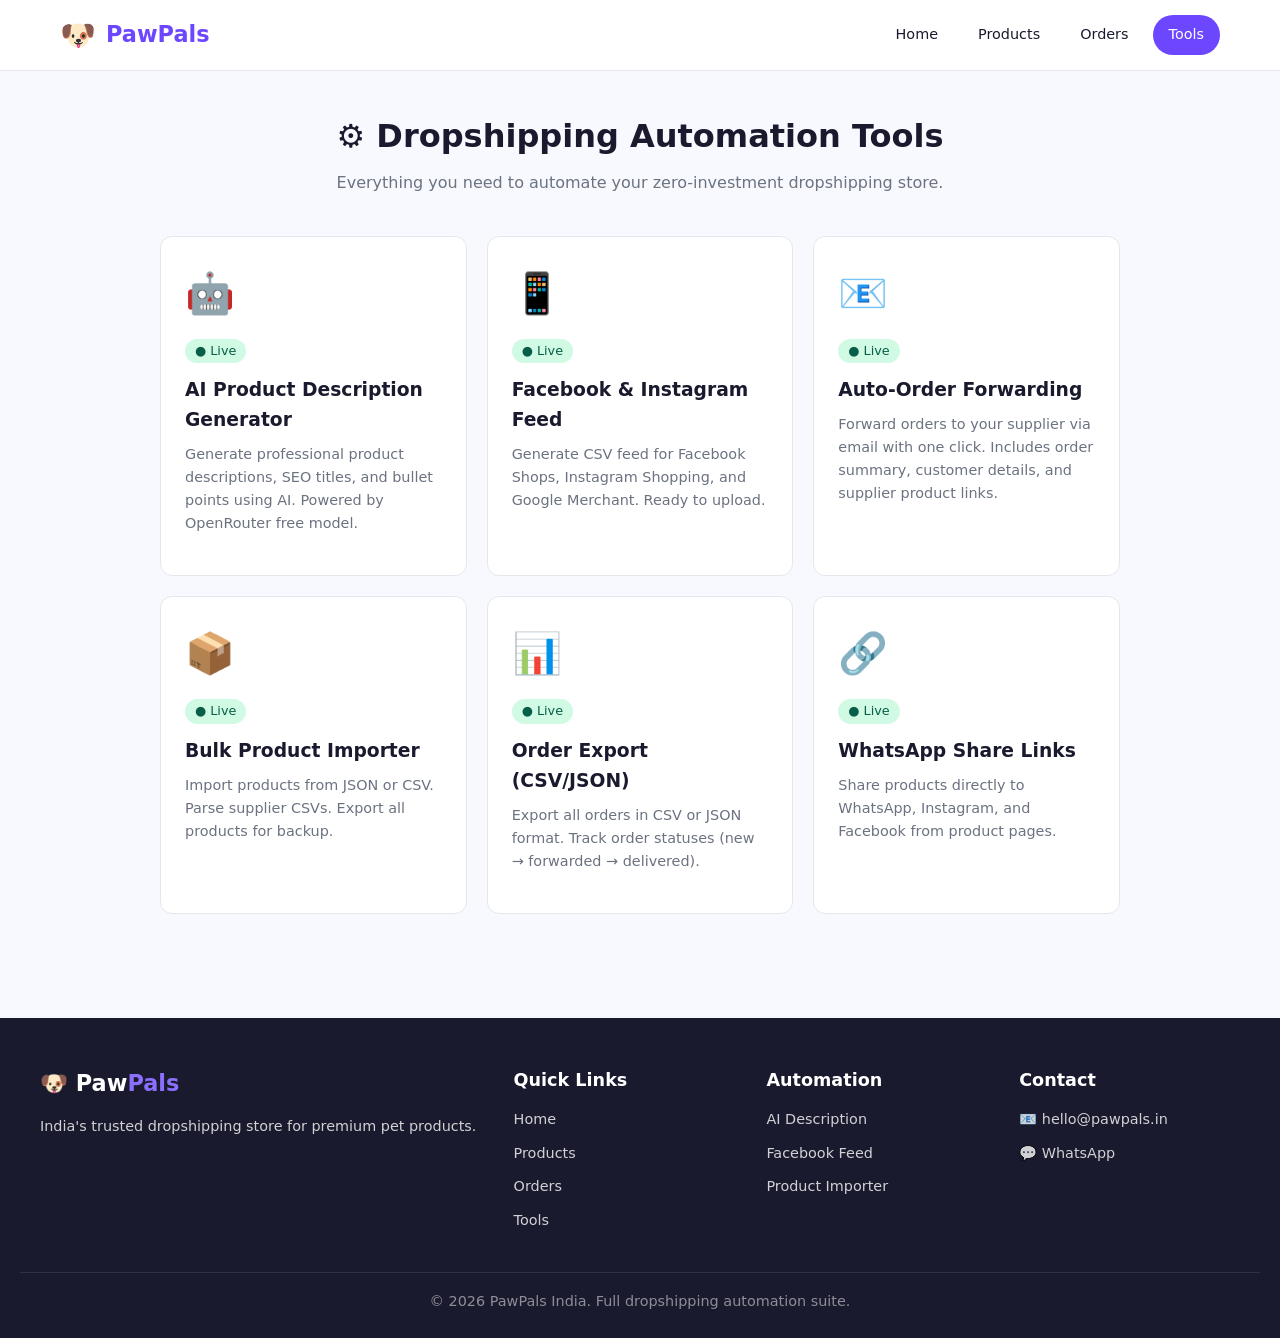
<file: tools/index.html>
<!DOCTYPE html>
<html lang="en">
<head>
<meta charset="UTF-8">
<meta name="viewport" content="width=device-width, initial-scale=1.0">
<title>Automation Tools — PawPals India</title>
<link rel="stylesheet" href="../css/style.css">
<style>
.tools-grid { display: grid; grid-template-columns: repeat(auto-fill, minmax(300px, 1fr)); gap: 20px; max-width: 1000px; margin: 0 auto; padding: 40px 20px; }
.tool-card { background: var(--bg-white); border: 1px solid var(--border); border-radius: var(--radius); padding: 24px; transition: all 0.3s; }
.tool-card:hover { transform: translateY(-3px); box-shadow: var(--shadow-lg); }
.tool-icon { font-size: 2.5rem; margin-bottom: 12px; }
.tool-card h3 { font-weight: 700; margin-bottom: 8px; }
.tool-card p { color: var(--text-light); font-size: 0.9rem; margin-bottom: 16px; line-height: 1.6; }
.tool-card .status { font-size: 0.8rem; display: inline-block; padding: 2px 10px; border-radius: var(--radius-full); margin-bottom: 12px; }
.status-live { background: #D1FAE5; color: #065F46; }
.status-new { background: #DBEAFE; color: #1E40AF; }
.tool-header { text-align: center; padding: 40px 20px 0; }
.tool-header h1 { font-size: 2rem; font-weight: 800; margin-bottom: 8px; }
.tool-header p { color: var(--text-light); }
</style>
</head>
<body>

<header class="header">
  <div class="header-inner">
    <a href="../index.html" class="logo"><span class="logo-icon">🐶</span><span>Paw<span>Pals</span></span></a>
    <nav class="nav">
      <a href="../index.html">Home</a>
      <a href="../products.html">Products</a>
      <a href="../orders.html">Orders</a>
      <a href="index.html" class="active">Tools</a>
    </nav>
    <button class="hamburger" aria-label="Menu"><span></span><span></span><span></span></button>
  </div>
</header>

<div class="tool-header">
  <h1>⚙️ Dropshipping Automation Tools</h1>
  <p>Everything you need to automate your zero-investment dropshipping store.</p>
</div>

<div class="tools-grid">
  <a href="ai-description.html" class="tool-card" style="text-decoration:none;color:inherit;">
    <div class="tool-icon">🤖</div>
    <span class="status status-live">● Live</span>
    <h3>AI Product Description Generator</h3>
    <p>Generate professional product descriptions, SEO titles, and bullet points using AI. Powered by OpenRouter free model.</p>
  </a>

  <a href="facebook-feed.html" class="tool-card" style="text-decoration:none;color:inherit;">
    <div class="tool-icon">📱</div>
    <span class="status status-live">● Live</span>
    <h3>Facebook & Instagram Feed</h3>
    <p>Generate CSV feed for Facebook Shops, Instagram Shopping, and Google Merchant. Ready to upload.</p>
  </a>

  <a href="../orders.html" class="tool-card" style="text-decoration:none;color:inherit;">
    <div class="tool-icon">📧</div>
    <span class="status status-live">● Live</span>
    <h3>Auto-Order Forwarding</h3>
    <p>Forward orders to your supplier via email with one click. Includes order summary, customer details, and supplier product links.</p>
  </a>

  <a href="product-importer.html" class="tool-card" style="text-decoration:none;color:inherit;">
    <div class="tool-icon">📦</div>
    <span class="status status-live">● Live</span>
    <h3>Bulk Product Importer</h3>
    <p>Import products from JSON or CSV. Parse supplier CSVs. Export all products for backup.</p>
  </a>

  <a href="../orders.html" class="tool-card" style="text-decoration:none;color:inherit;">
    <div class="tool-icon">📊</div>
    <span class="status status-live">● Live</span>
    <h3>Order Export (CSV/JSON)</h3>
    <p>Export all orders in CSV or JSON format. Track order statuses (new → forwarded → delivered).</p>
  </a>

  <a href="https://cometodaddy68-afk.github.io/Pawpals/" class="tool-card" style="text-decoration:none;color:inherit;">
    <div class="tool-icon">🔗</div>
    <span class="status status-live">● Live</span>
    <h3>WhatsApp Share Links</h3>
    <p>Share products directly to WhatsApp, Instagram, and Facebook from product pages.</p>
  </a>
</div>

<footer class="footer">
  <div class="footer-inner">
    <div><div class="logo-text">🐶 Paw<span>Pals</span></div><p style="margin-top:12px;">India's trusted dropshipping store for premium pet products.</p></div>
    <div><h3>Quick Links</h3><ul><li><a href="../index.html">Home</a></li><li><a href="../products.html">Products</a></li><li><a href="../orders.html">Orders</a></li><li><a href="index.html">Tools</a></li></ul></div>
    <div><h3>Automation</h3><ul><li><a href="ai-description.html">AI Description</a></li><li><a href="facebook-feed.html">Facebook Feed</a></li><li><a href="product-importer.html">Product Importer</a></li></ul></div>
    <div><h3>Contact</h3><ul><li><a href="#">📧 hello@pawpals.in</a></li><li><a href="#">💬 WhatsApp</a></li></ul></div>
  </div>
  <div class="footer-bottom"><p>© 2026 PawPals India. Full dropshipping automation suite.</p></div>
</footer>

<script src="../js/data.js"></script>
<script src="../js/cart.js"></script>
<script src="../js/main.js"></script>
</body>
</html>
</file>
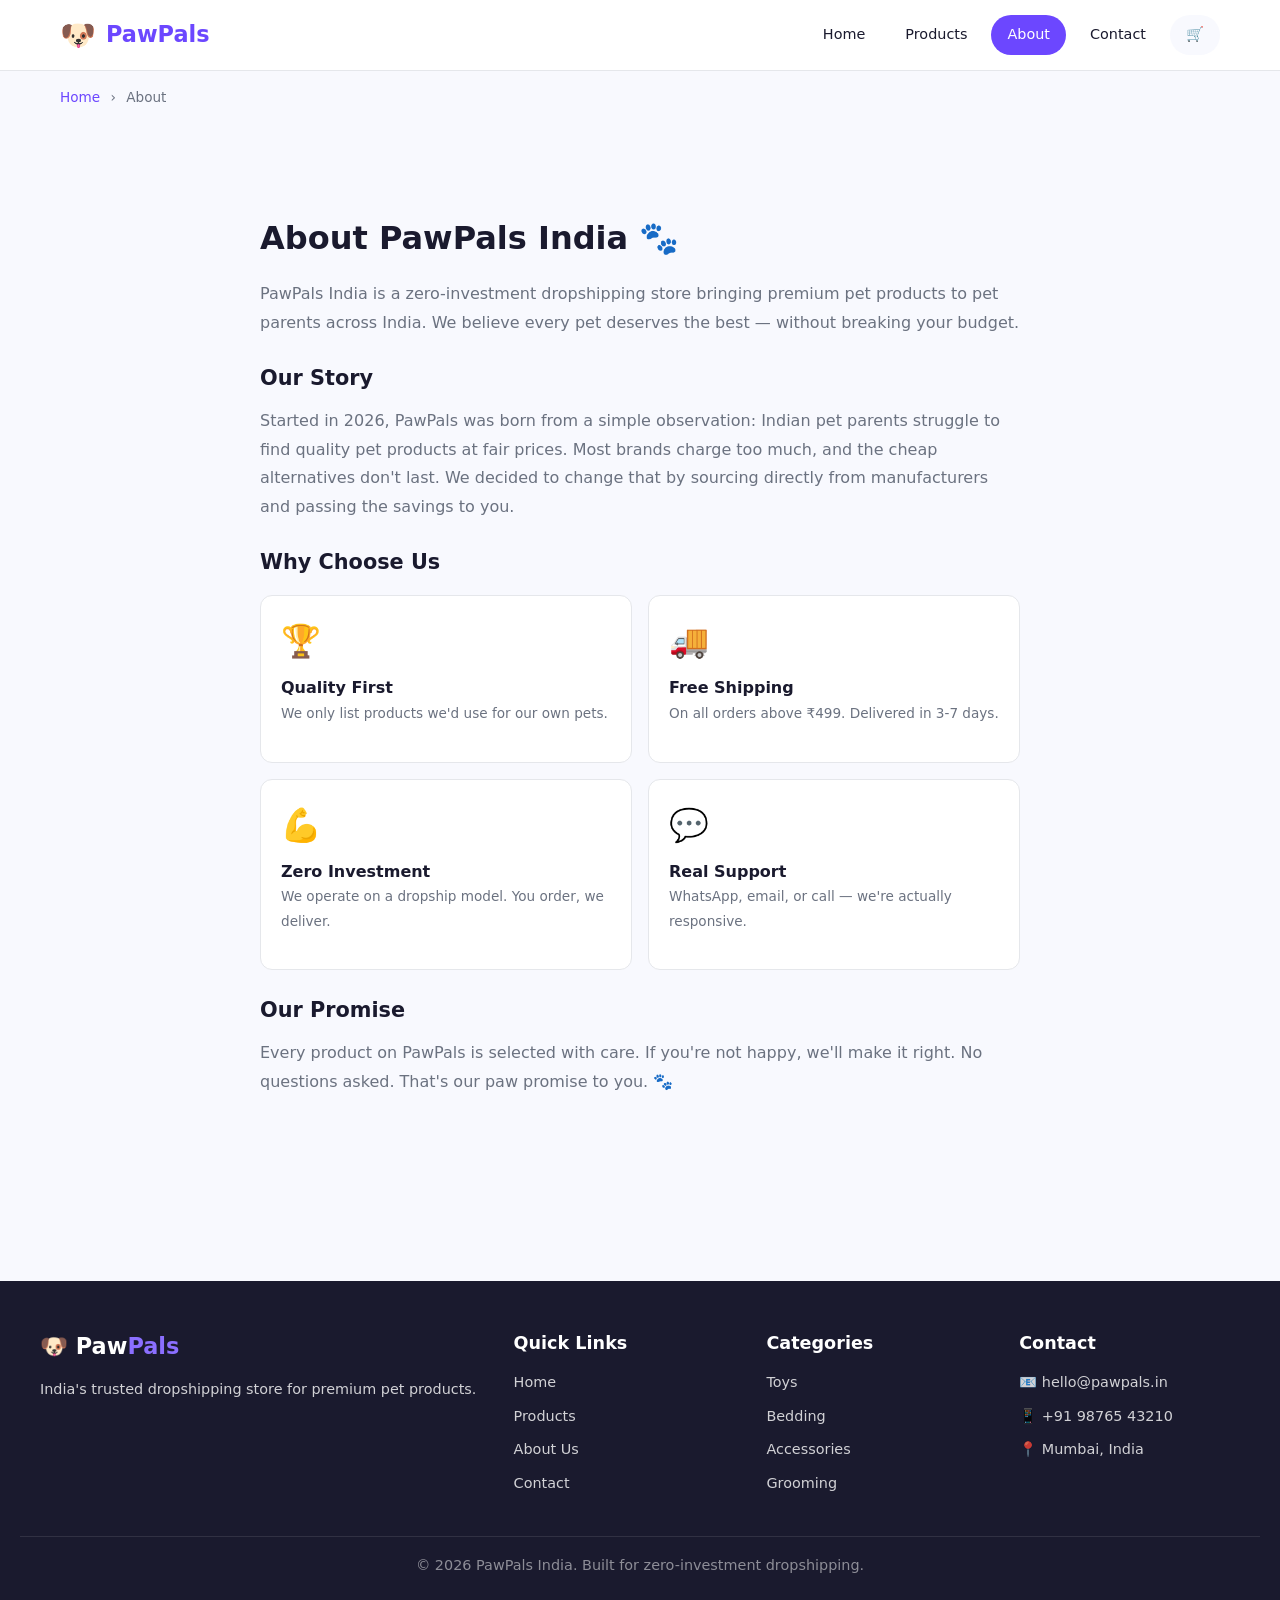
<file: about.html>
<!DOCTYPE html>
<html lang="en">
<head>
<meta charset="UTF-8">
<meta name="viewport" content="width=device-width, initial-scale=1.0">
<title>About Us — PawPals India</title>
<link rel="stylesheet" href="css/style.css">
</head>
<body>

<header class="header">
  <div class="header-inner">
    <a href="index.html" class="logo">
      <span class="logo-icon">🐶</span>
      <span>Paw<span>Pals</span></span>
    </a>
    <nav class="nav">
      <a href="index.html">Home</a>
      <a href="products.html">Products</a>
      <a href="about.html" class="active">About</a>
      <a href="contact.html">Contact</a>
      <a href="cart.html" class="cart-icon">
        🛒
        <span class="cart-count" style="display:none;">0</span>
      </a>
    </nav>
    <button class="hamburger" aria-label="Menu"><span></span><span></span><span></span></button>
  </div>
</header>

<div class="breadcrumb">
  <a href="index.html">Home</a> <span>›</span> About
</div>

<section class="section">
  <div class="page-content">
    <h1>About PawPals India 🐾</h1>
    <p>PawPals India is a zero-investment dropshipping store bringing premium pet products to pet parents across India. We believe every pet deserves the best — without breaking your budget.</p>

    <h2 style="font-size:1.3rem;font-weight:700;margin:24px 0 12px;">Our Story</h2>
    <p>Started in 2026, PawPals was born from a simple observation: Indian pet parents struggle to find quality pet products at fair prices. Most brands charge too much, and the cheap alternatives don't last. We decided to change that by sourcing directly from manufacturers and passing the savings to you.</p>

    <h2 style="font-size:1.3rem;font-weight:700;margin:24px 0 12px;">Why Choose Us</h2>
    <div style="display:grid;grid-template-columns:1fr 1fr;gap:16px;margin:16px 0;">
      <div style="background:var(--bg-white);border:1px solid var(--border);border-radius:var(--radius);padding:20px;">
        <div style="font-size:2rem;margin-bottom:8px;">🏆</div>
        <h4 style="font-weight:700;">Quality First</h4>
        <p style="font-size:0.85rem;color:var(--text-light);">We only list products we'd use for our own pets.</p>
      </div>
      <div style="background:var(--bg-white);border:1px solid var(--border);border-radius:var(--radius);padding:20px;">
        <div style="font-size:2rem;margin-bottom:8px;">🚚</div>
        <h4 style="font-weight:700;">Free Shipping</h4>
        <p style="font-size:0.85rem;color:var(--text-light);">On all orders above ₹499. Delivered in 3-7 days.</p>
      </div>
      <div style="background:var(--bg-white);border:1px solid var(--border);border-radius:var(--radius);padding:20px;">
        <div style="font-size:2rem;margin-bottom:8px;">💪</div>
        <h4 style="font-weight:700;">Zero Investment</h4>
        <p style="font-size:0.85rem;color:var(--text-light);">We operate on a dropship model. You order, we deliver.</p>
      </div>
      <div style="background:var(--bg-white);border:1px solid var(--border);border-radius:var(--radius);padding:20px;">
        <div style="font-size:2rem;margin-bottom:8px;">💬</div>
        <h4 style="font-weight:700;">Real Support</h4>
        <p style="font-size:0.85rem;color:var(--text-light);">WhatsApp, email, or call — we're actually responsive.</p>
      </div>
    </div>

    <h2 style="font-size:1.3rem;font-weight:700;margin:24px 0 12px;">Our Promise</h2>
    <p>Every product on PawPals is selected with care. If you're not happy, we'll make it right. No questions asked. That's our paw promise to you. 🐾</p>
  </div>
</section>

<footer class="footer">
  <div class="footer-inner">
    <div>
      <div class="logo-text">🐶 Paw<span>Pals</span></div>
      <p style="margin-top:12px;">India's trusted dropshipping store for premium pet products.</p>
    </div>
    <div>
      <h3>Quick Links</h3>
      <ul>
        <li><a href="index.html">Home</a></li>
        <li><a href="products.html">Products</a></li>
        <li><a href="about.html">About Us</a></li>
        <li><a href="contact.html">Contact</a></li>
      </ul>
    </div>
    <div>
      <h3>Categories</h3>
      <ul>
        <li><a href="products.html">Toys</a></li>
        <li><a href="products.html">Bedding</a></li>
        <li><a href="products.html">Accessories</a></li>
        <li><a href="products.html">Grooming</a></li>
      </ul>
    </div>
    <div>
      <h3>Contact</h3>
      <ul>
        <li><a href="#">📧 hello@pawpals.in</a></li>
        <li><a href="#">📱 +91 98765 43210</a></li>
        <li><a href="#">📍 Mumbai, India</a></li>
      </ul>
    </div>
  </div>
  <div class="footer-bottom">
    <p>© 2026 PawPals India. Built for zero-investment dropshipping.</p>
  </div>
</footer>

<script src="js/data.js"></script>
<script src="js/cart.js"></script>
<script src="js/main.js"></script>
</body>
</html>
</file>
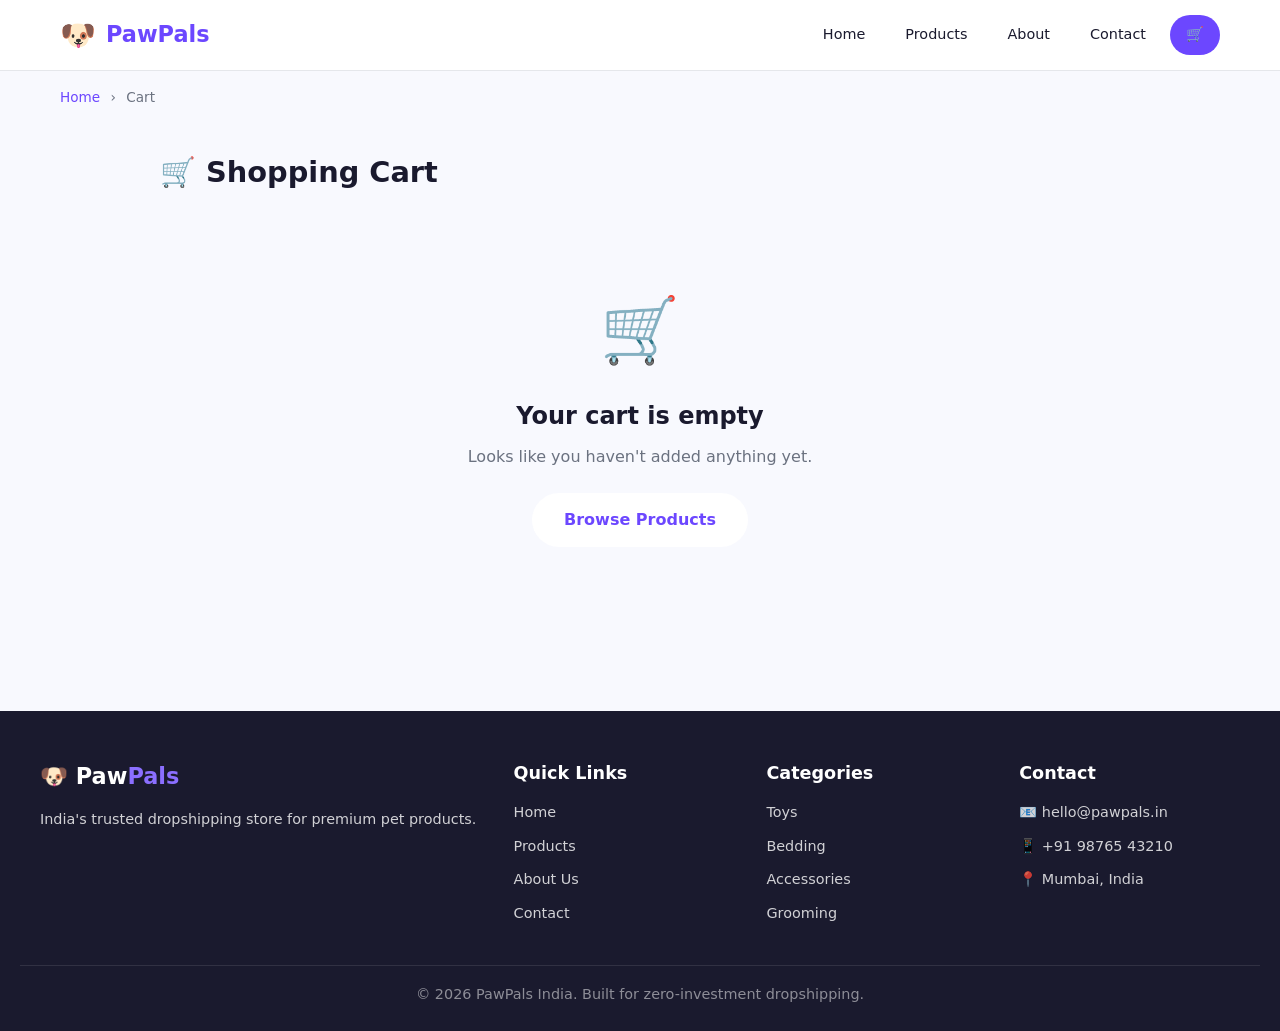
<file: cart.html>
<!DOCTYPE html>
<html lang="en">
<head>
<meta charset="UTF-8">
<meta name="viewport" content="width=device-width, initial-scale=1.0">
<title>Shopping Cart — PawPals India</title>
<link rel="stylesheet" href="css/style.css">
</head>
<body>

<header class="header">
  <div class="header-inner">
    <a href="index.html" class="logo">
      <span class="logo-icon">🐶</span>
      <span>Paw<span>Pals</span></span>
    </a>
    <nav class="nav">
      <a href="index.html">Home</a>
      <a href="products.html">Products</a>
      <a href="about.html">About</a>
      <a href="contact.html">Contact</a>
      <a href="cart.html" class="active cart-icon">
        🛒
        <span class="cart-count" style="display:none;">0</span>
      </a>
    </nav>
    <button class="hamburger" aria-label="Menu"><span></span><span></span><span></span></button>
  </div>
</header>

<div class="breadcrumb">
  <a href="index.html">Home</a> <span>›</span> Cart
</div>

<div class="cart-page">
  <h1>🛒 Shopping Cart</h1>
  <div id="cart-container"></div>
</div>

<footer class="footer">
  <div class="footer-inner">
    <div>
      <div class="logo-text">🐶 Paw<span>Pals</span></div>
      <p style="margin-top:12px;">India's trusted dropshipping store for premium pet products.</p>
    </div>
    <div>
      <h3>Quick Links</h3>
      <ul>
        <li><a href="index.html">Home</a></li>
        <li><a href="products.html">Products</a></li>
        <li><a href="about.html">About Us</a></li>
        <li><a href="contact.html">Contact</a></li>
      </ul>
    </div>
    <div>
      <h3>Categories</h3>
      <ul>
        <li><a href="products.html">Toys</a></li>
        <li><a href="products.html">Bedding</a></li>
        <li><a href="products.html">Accessories</a></li>
        <li><a href="products.html">Grooming</a></li>
      </ul>
    </div>
    <div>
      <h3>Contact</h3>
      <ul>
        <li><a href="#">📧 hello@pawpals.in</a></li>
        <li><a href="#">📱 +91 98765 43210</a></li>
        <li><a href="#">📍 Mumbai, India</a></li>
      </ul>
    </div>
  </div>
  <div class="footer-bottom">
    <p>© 2026 PawPals India. Built for zero-investment dropshipping.</p>
  </div>
</footer>

<script src="js/data.js"></script>
<script src="js/cart.js"></script>
<script src="js/main.js"></script>
</body>
</html>
</file>
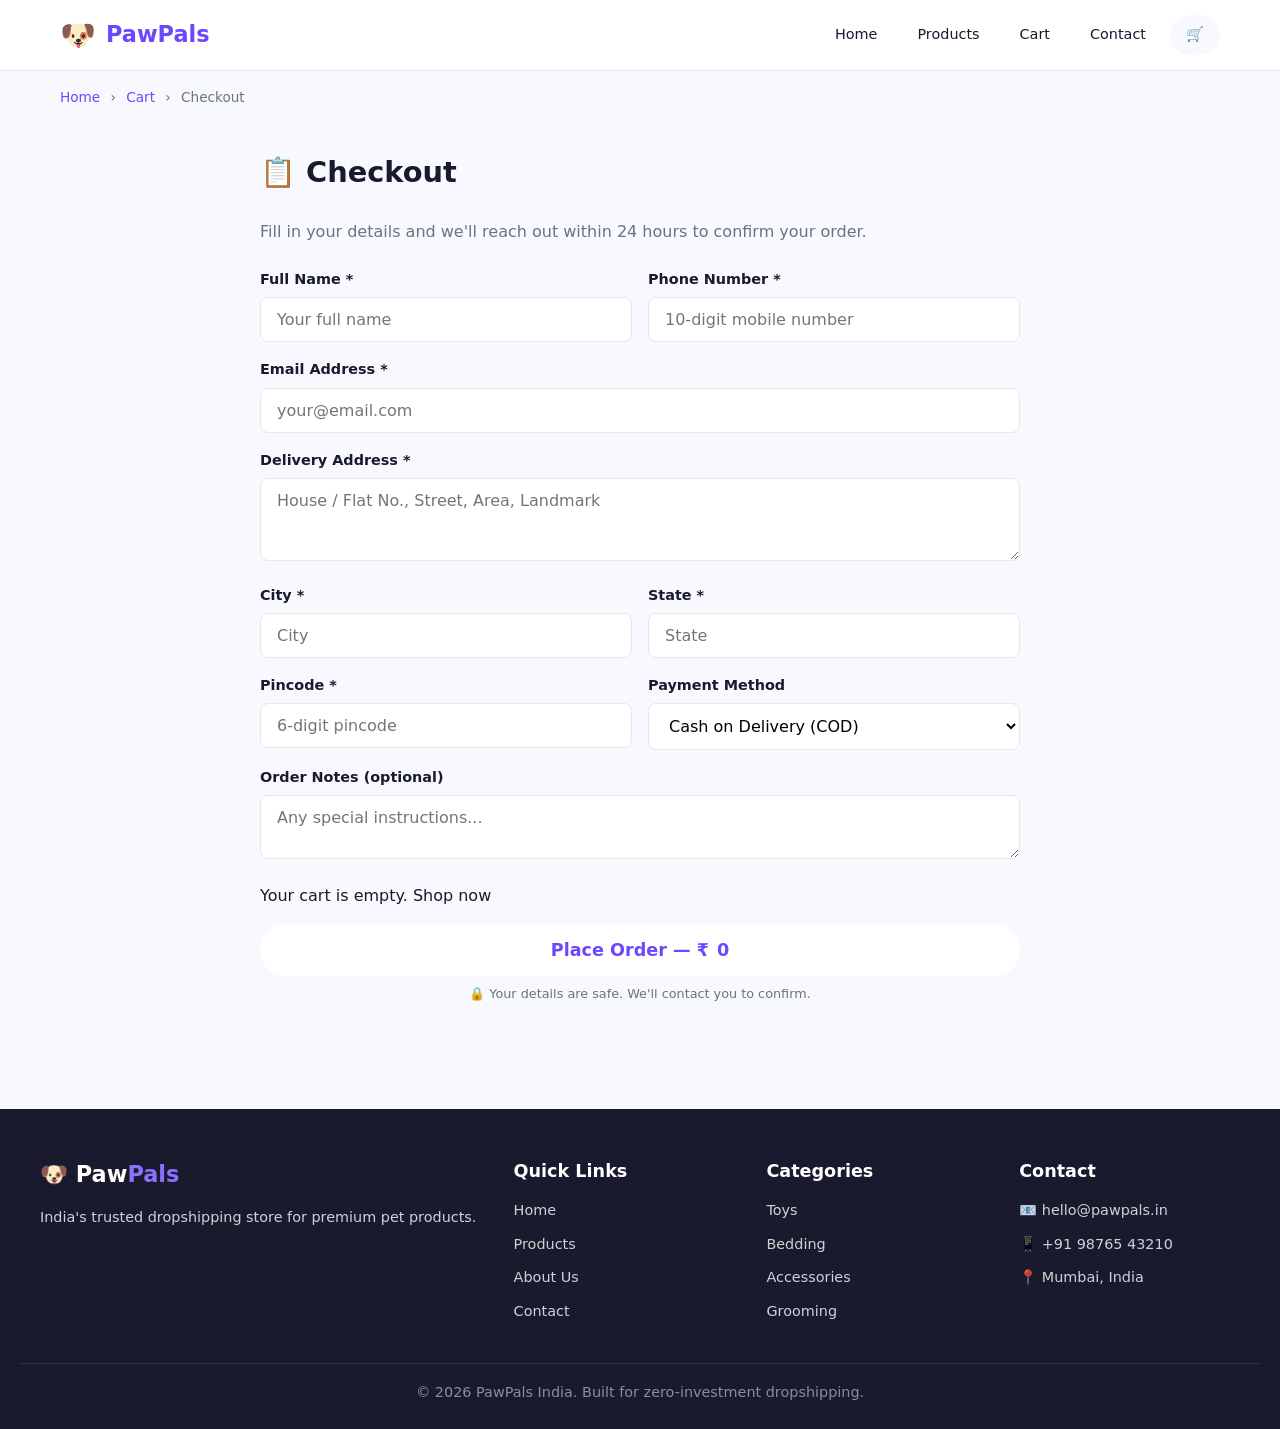
<file: checkout.html>
<!DOCTYPE html>
<html lang="en">
<head>
<meta charset="UTF-8">
<meta name="viewport" content="width=device-width, initial-scale=1.0">
<title>Checkout — PawPals India</title>
<link rel="stylesheet" href="css/style.css">
</head>
<body>

<header class="header">
  <div class="header-inner">
    <a href="index.html" class="logo">
      <span class="logo-icon">🐶</span>
      <span>Paw<span>Pals</span></span>
    </a>
    <nav class="nav">
      <a href="index.html">Home</a>
      <a href="products.html">Products</a>
      <a href="cart.html">Cart</a>
      <a href="contact.html">Contact</a>
      <a href="cart.html" class="cart-icon">
        🛒
        <span class="cart-count" style="display:none;">0</span>
      </a>
    </nav>
    <button class="hamburger" aria-label="Menu"><span></span><span></span><span></span></button>
  </div>
</header>

<div class="breadcrumb">
  <a href="index.html">Home</a> <span>›</span> <a href="cart.html">Cart</a> <span>›</span> Checkout
</div>

<div class="checkout-page">
  <h1>📋 Checkout</h1>
  <p style="color:var(--text-light);margin-bottom:24px;">Fill in your details and we'll reach out within 24 hours to confirm your order.</p>

  <form id="checkout-form">
    <div class="form-row">
      <div class="form-group">
        <label>Full Name *</label>
        <input type="text" name="name" required placeholder="Your full name">
      </div>
      <div class="form-group">
        <label>Phone Number *</label>
        <input type="tel" name="phone" required placeholder="10-digit mobile number">
      </div>
    </div>
    <div class="form-group">
      <label>Email Address *</label>
      <input type="email" name="email" required placeholder="your@email.com">
    </div>
    <div class="form-group">
      <label>Delivery Address *</label>
      <textarea name="address" rows="3" required placeholder="House / Flat No., Street, Area, Landmark"></textarea>
    </div>
    <div class="form-row">
      <div class="form-group">
        <label>City *</label>
        <input type="text" name="city" required placeholder="City">
      </div>
      <div class="form-group">
        <label>State *</label>
        <input type="text" name="state" required placeholder="State">
      </div>
    </div>
    <div class="form-row">
      <div class="form-group">
        <label>Pincode *</label>
        <input type="text" name="pincode" required placeholder="6-digit pincode" pattern="[0-9]{6}">
      </div>
      <div class="form-group">
        <label>Payment Method</label>
        <select name="payment">
          <option value="cod">Cash on Delivery (COD)</option>
          <option value="upi">UPI Payment</option>
          <option value="bank">Bank Transfer</option>
        </select>
      </div>
    </div>
    <div class="form-group">
      <label>Order Notes (optional)</label>
      <textarea name="notes" rows="2" placeholder="Any special instructions..."></textarea>
    </div>

    <div id="order-summary"></div>

    <button type="submit" class="btn btn-primary" style="width:100%;justify-content:center;padding:16px;margin-top:16px;font-size:1.1rem;">
      Place Order — ₹<span id="checkout-total">0</span>
    </button>
    <p style="text-align:center;font-size:0.8rem;color:var(--text-light);margin-top:8px;">🔒 Your details are safe. We'll contact you to confirm.</p>
  </form>
</div>

<footer class="footer">
  <div class="footer-inner">
    <div>
      <div class="logo-text">🐶 Paw<span>Pals</span></div>
      <p style="margin-top:12px;">India's trusted dropshipping store for premium pet products.</p>
    </div>
    <div>
      <h3>Quick Links</h3>
      <ul>
        <li><a href="index.html">Home</a></li>
        <li><a href="products.html">Products</a></li>
        <li><a href="about.html">About Us</a></li>
        <li><a href="contact.html">Contact</a></li>
      </ul>
    </div>
    <div>
      <h3>Categories</h3>
      <ul>
        <li><a href="products.html">Toys</a></li>
        <li><a href="products.html">Bedding</a></li>
        <li><a href="products.html">Accessories</a></li>
        <li><a href="products.html">Grooming</a></li>
      </ul>
    </div>
    <div>
      <h3>Contact</h3>
      <ul>
        <li><a href="#">📧 hello@pawpals.in</a></li>
        <li><a href="#">📱 +91 98765 43210</a></li>
        <li><a href="#">📍 Mumbai, India</a></li>
      </ul>
    </div>
  </div>
  <div class="footer-bottom">
    <p>© 2026 PawPals India. Built for zero-investment dropshipping.</p>
  </div>
</footer>

<script src="js/data.js"></script>
<script src="js/cart.js"></script>
<script src="js/main.js"></script>
</body>
</html>
</file>
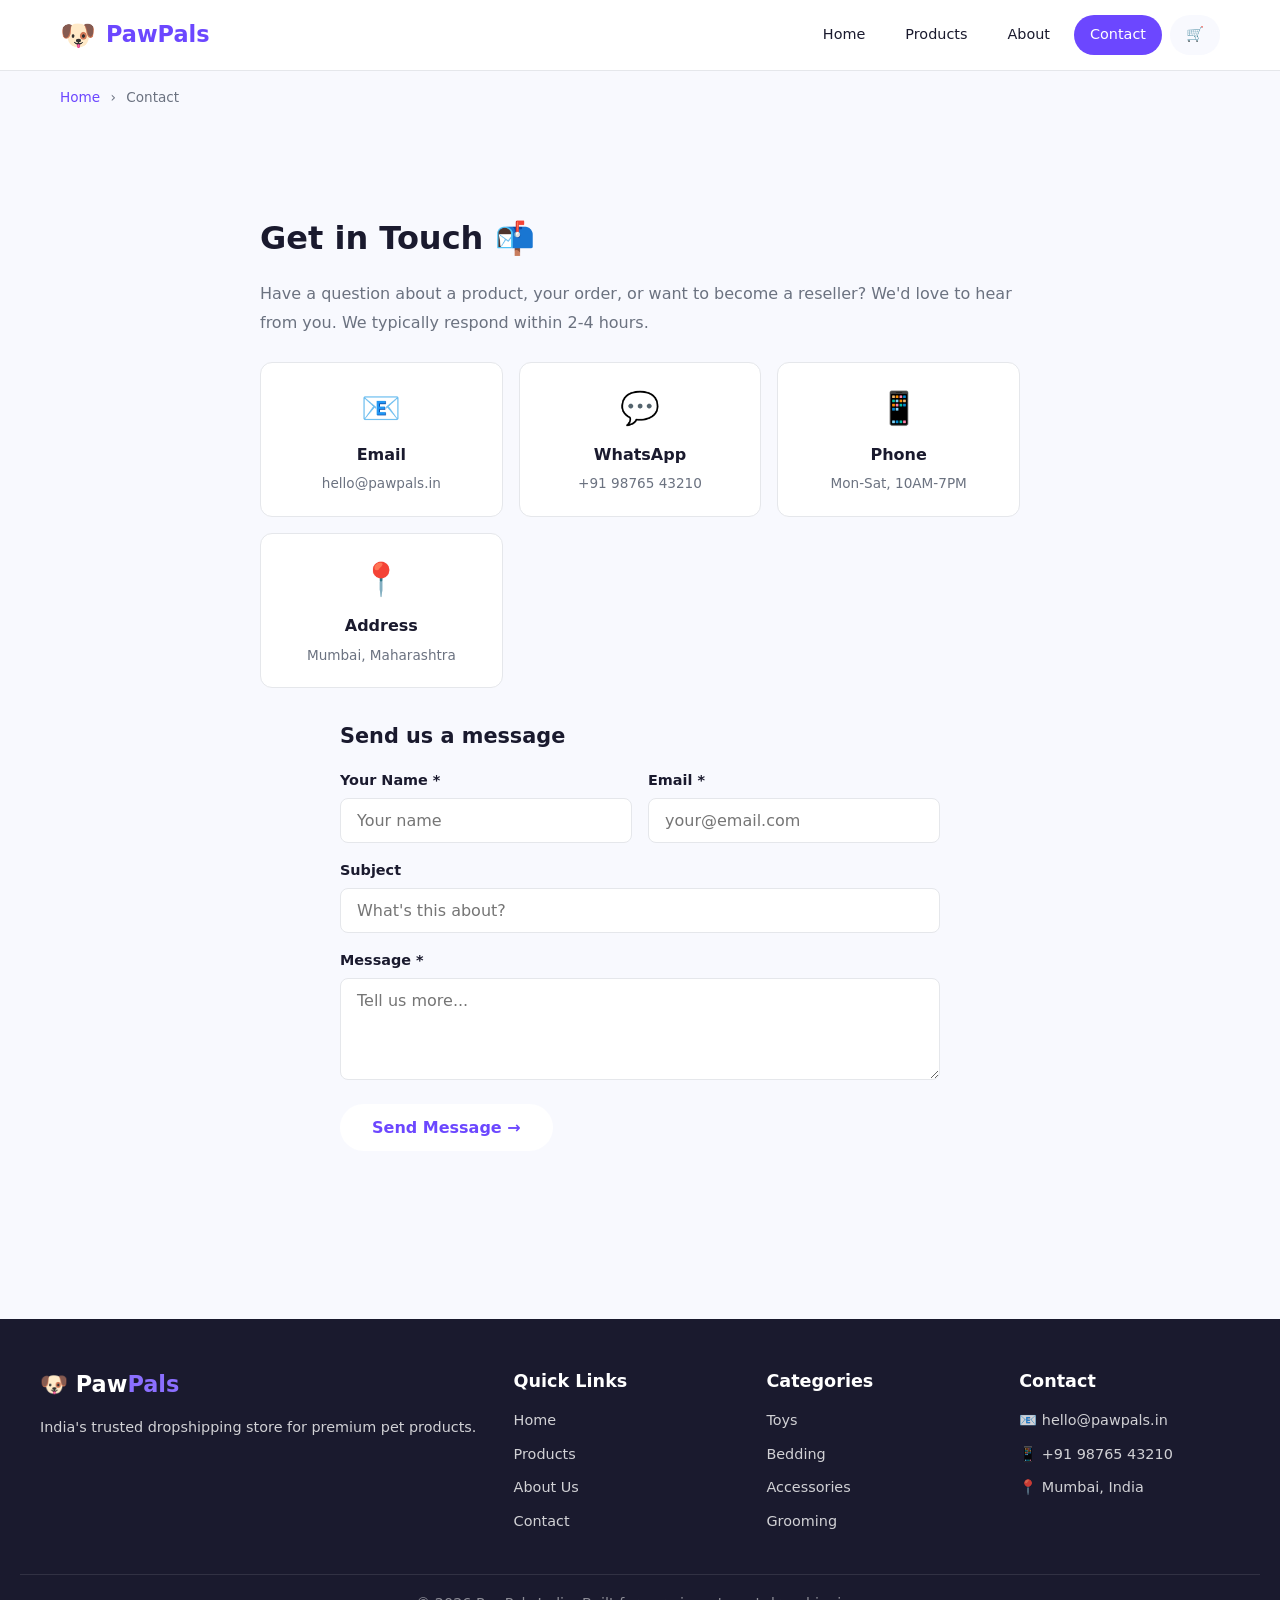
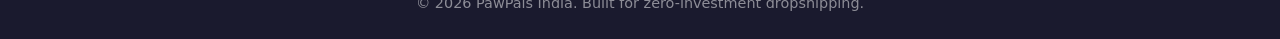
<file: contact.html>
<!DOCTYPE html>
<html lang="en">
<head>
<meta charset="UTF-8">
<meta name="viewport" content="width=device-width, initial-scale=1.0">
<title>Contact Us — PawPals India</title>
<link rel="stylesheet" href="css/style.css">
</head>
<body>

<header class="header">
  <div class="header-inner">
    <a href="index.html" class="logo">
      <span class="logo-icon">🐶</span>
      <span>Paw<span>Pals</span></span>
    </a>
    <nav class="nav">
      <a href="index.html">Home</a>
      <a href="products.html">Products</a>
      <a href="about.html">About</a>
      <a href="contact.html" class="active">Contact</a>
      <a href="cart.html" class="cart-icon">
        🛒
        <span class="cart-count" style="display:none;">0</span>
      </a>
    </nav>
    <button class="hamburger" aria-label="Menu"><span></span><span></span><span></span></button>
  </div>
</header>

<div class="breadcrumb">
  <a href="index.html">Home</a> <span>›</span> Contact
</div>

<section class="section">
  <div class="page-content">
    <h1>Get in Touch 📬</h1>
    <p>Have a question about a product, your order, or want to become a reseller? We'd love to hear from you. We typically respond within 2-4 hours.</p>

    <div class="contact-methods">
      <div class="contact-card">
        <div class="icon">📧</div>
        <h4>Email</h4>
        <p>hello@pawpals.in</p>
      </div>
      <div class="contact-card">
        <div class="icon">💬</div>
        <h4>WhatsApp</h4>
        <p>+91 98765 43210</p>
      </div>
      <div class="contact-card">
        <div class="icon">📱</div>
        <h4>Phone</h4>
        <p>Mon-Sat, 10AM-7PM</p>
      </div>
      <div class="contact-card">
        <div class="icon">📍</div>
        <h4>Address</h4>
        <p>Mumbai, Maharashtra</p>
      </div>
    </div>

    <form id="contact-form" style="max-width:600px;margin:32px auto 0;">
      <h2 style="font-size:1.3rem;font-weight:700;margin-bottom:16px;">Send us a message</h2>
      <div class="form-row">
        <div class="form-group">
          <label>Your Name *</label>
          <input type="text" name="name" required placeholder="Your name">
        </div>
        <div class="form-group">
          <label>Email *</label>
          <input type="email" name="email" required placeholder="your@email.com">
        </div>
      </div>
      <div class="form-group">
        <label>Subject</label>
        <input type="text" name="subject" placeholder="What's this about?">
      </div>
      <div class="form-group">
        <label>Message *</label>
        <textarea name="message" rows="4" required placeholder="Tell us more..."></textarea>
      </div>
      <button type="submit" class="btn btn-primary">Send Message →</button>
    </form>
  </div>
</section>

<footer class="footer">
  <div class="footer-inner">
    <div>
      <div class="logo-text">🐶 Paw<span>Pals</span></div>
      <p style="margin-top:12px;">India's trusted dropshipping store for premium pet products.</p>
    </div>
    <div>
      <h3>Quick Links</h3>
      <ul>
        <li><a href="index.html">Home</a></li>
        <li><a href="products.html">Products</a></li>
        <li><a href="about.html">About Us</a></li>
        <li><a href="contact.html">Contact</a></li>
      </ul>
    </div>
    <div>
      <h3>Categories</h3>
      <ul>
        <li><a href="products.html">Toys</a></li>
        <li><a href="products.html">Bedding</a></li>
        <li><a href="products.html">Accessories</a></li>
        <li><a href="products.html">Grooming</a></li>
      </ul>
    </div>
    <div>
      <h3>Contact</h3>
      <ul>
        <li><a href="#">📧 hello@pawpals.in</a></li>
        <li><a href="#">📱 +91 98765 43210</a></li>
        <li><a href="#">📍 Mumbai, India</a></li>
      </ul>
    </div>
  </div>
  <div class="footer-bottom">
    <p>© 2026 PawPals India. Built for zero-investment dropshipping.</p>
  </div>
</footer>

<script>
document.addEventListener('DOMContentLoaded', function() {
  const form = document.getElementById('contact-form');
  if (form) {
    form.addEventListener('submit', function(e) {
      e.preventDefault();
      const btn = form.querySelector('button[type="submit"]');
      btn.disabled = true;
      btn.textContent = 'Sending...';

      const data = Object.fromEntries(new FormData(form));

      const messages = JSON.parse(localStorage.getItem('pawpals_messages') || '[]');
      messages.push({ ...data, date: new Date().toISOString() });
      localStorage.setItem('pawpals_messages', JSON.stringify(messages));

      setTimeout(() => {
        showToast('Message sent! We\'ll get back to you soon 🐾', 'success');
        form.reset();
        btn.disabled = false;
        btn.textContent = 'Send Message →';
      }, 1000);
    });
  }
});
</script>
<script src="js/data.js"></script>
<script src="js/cart.js"></script>
<script src="js/main.js"></script>
</body>
</html>
</file>
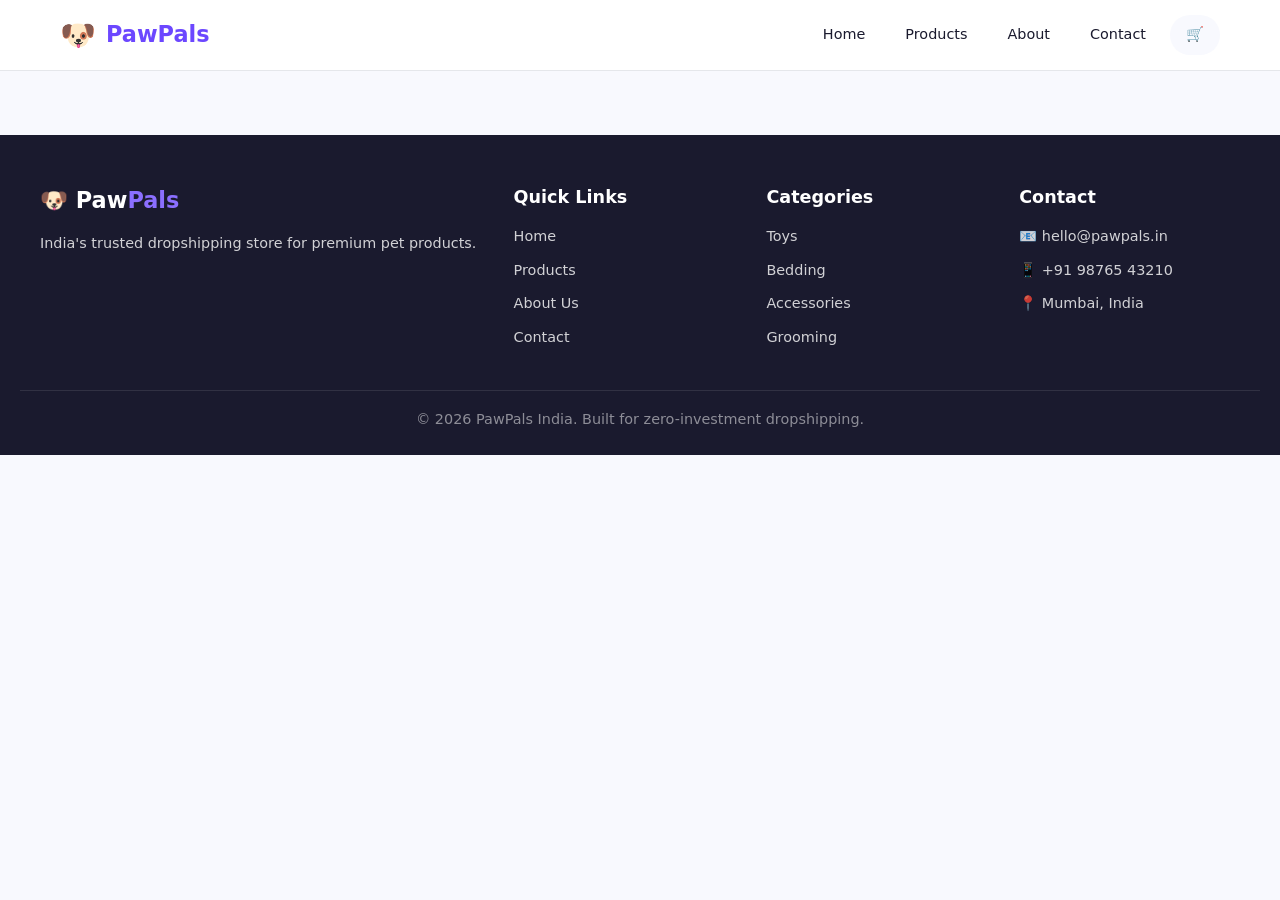
<file: order-success.html>
<!DOCTYPE html>
<html lang="en">
<head>
<meta charset="UTF-8">
<meta name="viewport" content="width=device-width, initial-scale=1.0">
<title>Order Confirmed — PawPals India</title>
<link rel="stylesheet" href="css/style.css">
</head>
<body>

<header class="header">
  <div class="header-inner">
    <a href="index.html" class="logo">
      <span class="logo-icon">🐶</span>
      <span>Paw<span>Pals</span></span>
    </a>
    <nav class="nav">
      <a href="index.html">Home</a>
      <a href="products.html">Products</a>
      <a href="about.html">About</a>
      <a href="contact.html">Contact</a>
      <a href="cart.html" class="cart-icon">
        🛒
        <span class="cart-count" style="display:none;">0</span>
      </a>
    </nav>
    <button class="hamburger" aria-label="Menu"><span></span><span></span><span></span></button>
  </div>
</header>

<div id="success-container"></div>

<footer class="footer">
  <div class="footer-inner">
    <div>
      <div class="logo-text">🐶 Paw<span>Pals</span></div>
      <p style="margin-top:12px;">India's trusted dropshipping store for premium pet products.</p>
    </div>
    <div>
      <h3>Quick Links</h3>
      <ul>
        <li><a href="index.html">Home</a></li>
        <li><a href="products.html">Products</a></li>
        <li><a href="about.html">About Us</a></li>
        <li><a href="contact.html">Contact</a></li>
      </ul>
    </div>
    <div>
      <h3>Categories</h3>
      <ul>
        <li><a href="products.html">Toys</a></li>
        <li><a href="products.html">Bedding</a></li>
        <li><a href="products.html">Accessories</a></li>
        <li><a href="products.html">Grooming</a></li>
      </ul>
    </div>
    <div>
      <h3>Contact</h3>
      <ul>
        <li><a href="#">📧 hello@pawpals.in</a></li>
        <li><a href="#">📱 +91 98765 43210</a></li>
        <li><a href="#">📍 Mumbai, India</a></li>
      </ul>
    </div>
  </div>
  <div class="footer-bottom">
    <p>© 2026 PawPals India. Built for zero-investment dropshipping.</p>
  </div>
</footer>

<script src="js/data.js"></script>
<script src="js/cart.js"></script>
<script src="js/main.js"></script>
</body>
</html>
</file>
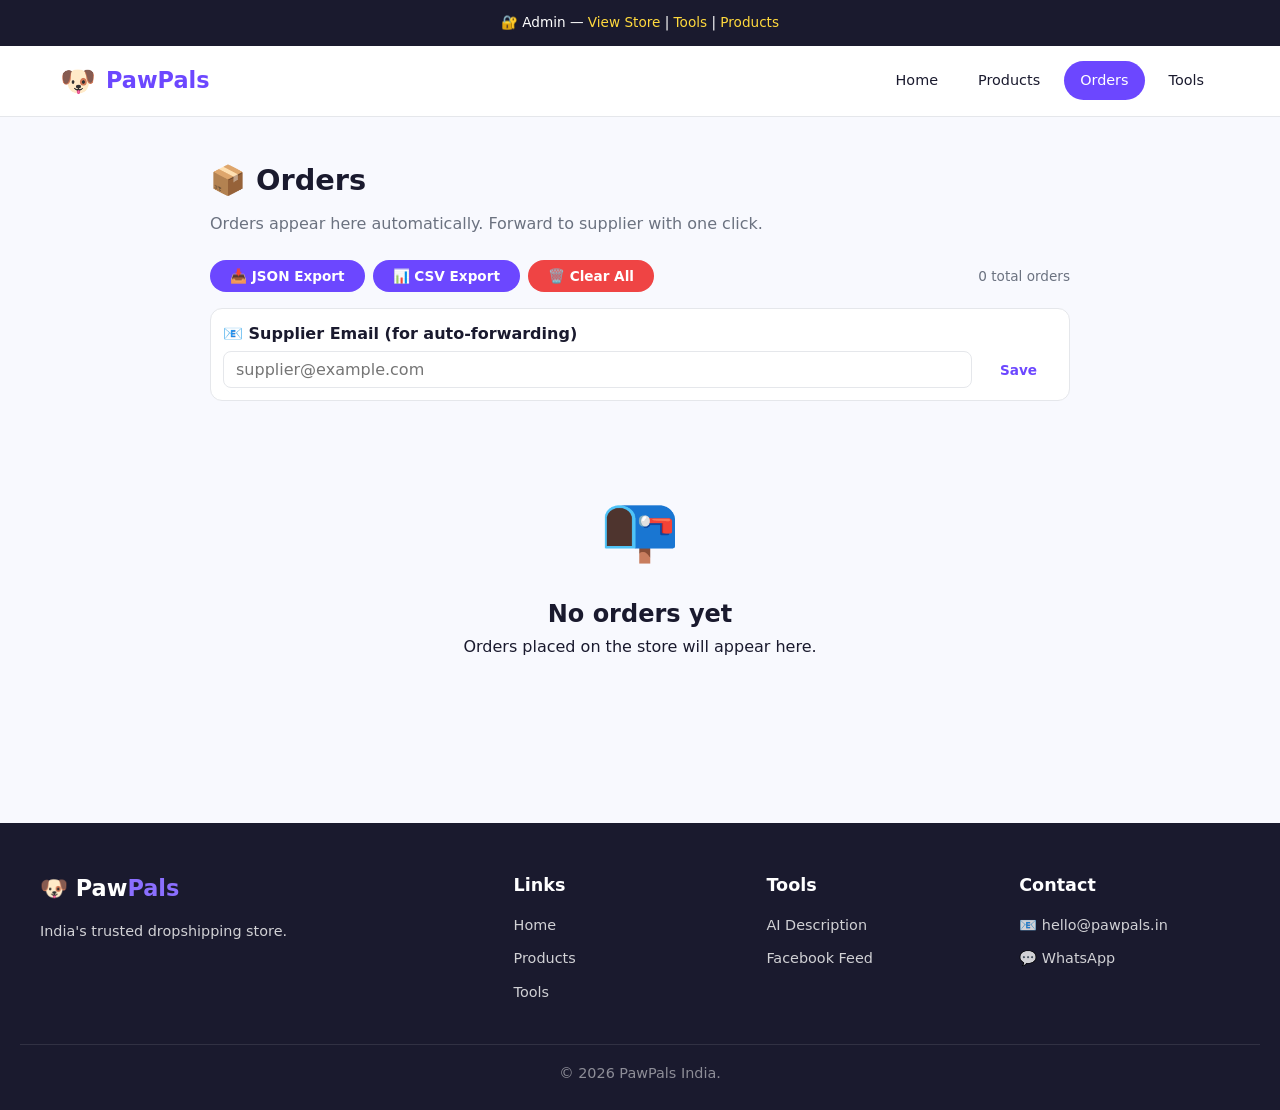
<file: orders.html>
<!DOCTYPE html>
<html lang="en">
<head>
<meta charset="UTF-8">
<meta name="viewport" content="width=device-width, initial-scale=1.0">
<title>Orders — PawPals Admin</title>
<link rel="stylesheet" href="css/style.css">
<style>
.orders-container { max-width: 900px; margin: 0 auto; padding: 40px 20px; }
.order-card { background: var(--bg-white); border: 1px solid var(--border); border-radius: var(--radius); padding: 20px; margin-bottom: 16px; }
.order-header { display: flex; justify-content: space-between; align-items: center; margin-bottom: 12px; flex-wrap: wrap; gap: 8px; }
.order-id { font-weight: 700; font-size: 1.1rem; }
.order-date { color: var(--text-light); font-size: 0.85rem; }
.order-customer { font-size: 0.9rem; color: var(--text-light); margin-bottom: 8px; }
.order-items { width: 100%; border-collapse: collapse; font-size: 0.9rem; }
.order-items th, .order-items td { text-align: left; padding: 6px 8px; border-bottom: 1px solid var(--border); }
.order-items th { font-size: 0.8rem; color: var(--text-light); text-transform: uppercase; }
.order-total { text-align: right; font-weight: 800; font-size: 1.1rem; margin-top: 8px; color: var(--primary); }
.no-orders { text-align: center; padding: 60px 20px; }
.admin-bar { background: #1A1A2E; color: white; text-align: center; padding: 12px; font-size: 0.85rem; }
.admin-bar a { color: var(--accent); }
.actions-bar { display: flex; gap: 8px; flex-wrap: wrap; margin-bottom: 16px; }
.order-actions { display: flex; gap: 8px; margin-top: 12px; flex-wrap: wrap; }
.order-status { display: inline-block; padding: 2px 10px; border-radius: var(--radius-full); font-size: 0.75rem; font-weight: 600; }
.status-new { background: #DBEAFE; color: #1E40AF; }
.status-forwarded { background: #FEF3C7; color: #92400E; }
.status-delivered { background: #D1FAE5; color: #065F46; }
</style>
</head>
<body>

<div class="admin-bar">🔐 Admin — <a href="index.html">View Store</a> | <a href="tools/index.html">Tools</a> | <a href="products.html">Products</a></div>

<header class="header">
  <div class="header-inner">
    <a href="index.html" class="logo"><span class="logo-icon">🐶</span><span>Paw<span>Pals</span></span></a>
    <nav class="nav">
      <a href="index.html">Home</a><a href="products.html">Products</a><a href="orders.html" class="active">Orders</a><a href="tools/index.html">Tools</a>
    </nav>
    <button class="hamburger" aria-label="Menu"><span></span><span></span><span></span></button>
  </div>
</header>

<div class="orders-container">
  <h1 style="font-size:1.8rem;font-weight:800;margin-bottom:8px;">📦 Orders</h1>
  <p style="color:var(--text-light);margin-bottom:24px;">Orders appear here automatically. Forward to supplier with one click.</p>

  <div class="actions-bar">
    <button onclick="exportOrdersJSON()" class="btn btn-secondary btn-sm">📥 JSON Export</button>
    <button onclick="exportOrdersCSV()" class="btn btn-secondary btn-sm">📊 CSV Export</button>
    <button onclick="clearOrders()" class="btn btn-danger btn-sm">🗑️ Clear All</button>
    <span id="order-count" style="margin-left:auto;font-size:0.85rem;color:var(--text-light);align-self:center;"></span>
  </div>

  <div style="margin-bottom:16px;padding:12px;background:var(--bg-white);border:1px solid var(--border);border-radius:var(--radius);">
    <label style="font-weight:600;display:block;margin-bottom:4px;">📧 Supplier Email (for auto-forwarding)</label>
    <div style="display:flex;gap:8px;">
      <input type="email" id="supplier-email" placeholder="supplier@example.com" style="flex:1;padding:8px 12px;border:1px solid var(--border);border-radius:var(--radius-sm);">
      <button onclick="saveSupplierEmail()" class="btn btn-sm btn-primary">Save</button>
    </div>
  </div>

  <div id="orders-list"></div>
</div>

<footer class="footer">
  <div class="footer-inner">
    <div><div class="logo-text">🐶 Paw<span>Pals</span></div><p style="margin-top:12px;">India's trusted dropshipping store.</p></div>
    <div><h3>Links</h3><ul><li><a href="index.html">Home</a></li><li><a href="products.html">Products</a></li><li><a href="tools/index.html">Tools</a></li></ul></div>
    <div><h3>Tools</h3><ul><li><a href="tools/ai-description.html">AI Description</a></li><li><a href="tools/facebook-feed.html">Facebook Feed</a></li></ul></div>
    <div><h3>Contact</h3><ul><li><a href="#">📧 hello@pawpals.in</a></li><li><a href="#">💬 WhatsApp</a></li></ul></div>
  </div>
  <div class="footer-bottom"><p>© 2026 PawPals India.</p></div>
</footer>

<script>
let orders = [];

function loadOrders() {
  const container = document.getElementById('orders-list');
  try {
    orders = JSON.parse(localStorage.getItem('pawpals_orders') || '[]');
    document.getElementById('order-count').textContent = `${orders.length} total orders`;

    const supplierEmail = localStorage.getItem('pawpals_supplier_email') || '';
    if (supplierEmail) document.getElementById('supplier-email').value = supplierEmail;

    if (orders.length === 0) {
      container.innerHTML = '<div class="no-orders"><div style="font-size:4rem;margin-bottom:16px;">📭</div><h2>No orders yet</h2><p>Orders placed on the store will appear here.</p></div>';
      return;
    }

    const statuses = JSON.parse(localStorage.getItem('pawpals_order_statuses') || '{}');

    container.innerHTML = orders.slice().reverse().map(order => {
      const date = new Date(order.date);
      const status = statuses[order.id] || 'new';
      const statusClass = `status-${status}`;
      const statusLabel = status === 'new' ? 'New' : status === 'forwarded' ? 'Forwarded' : 'Delivered';
      return `
      <div class="order-card">
        <div class="order-header">
          <div><span class="order-id">#${order.id}</span> <span class="order-status ${statusClass}">${statusLabel}</span></div>
          <span class="order-date">${date.toLocaleDateString('en-IN', { day: 'numeric', month: 'short', year: 'numeric', hour: '2-digit', minute: '2-digit' })}</span>
        </div>
        <div class="order-customer">
          <strong>${order.customer.name}</strong> · ${order.customer.phone} · ${order.customer.email}<br>
          📍 ${order.customer.address}, ${order.customer.city}, ${order.customer.state} - ${order.customer.pincode}<br>
          💳 ${order.customer.payment} ${order.customer.notes ? '· 📝 ' + order.customer.notes : ''}
        </div>
        <table class="order-items">
          <tr><th>Product</th><th>Qty</th><th>Price</th><th>Total</th><th>Supplier Link</th></tr>
          ${order.items.map(item => `
            <tr>
              <td>${item.name}</td>
              <td>${item.qty}</td>
              <td>₹${item.price.toLocaleString()}</td>
              <td>₹${(item.price * item.qty).toLocaleString()}</td>
              <td><input type="url" class="supplier-link" data-order="${order.id}" data-item="${item.id}" placeholder="Supplier product URL" style="width:120px;padding:2px 6px;font-size:0.8rem;border:1px solid var(--border);border-radius:4px;" value="${getSupplierLink(order.id, item.id)}"></td>
            </tr>
          `).join('')}
        </table>
        <div class="order-total">Total: ₹${order.total.toLocaleString()}</div>
        <div class="order-actions">
          <button class="btn btn-sm btn-primary" onclick="forwardToSupplier('${order.id}')">📧 Forward to Supplier</button>
          <button class="btn btn-sm btn-secondary" onclick="markStatus('${order.id}','forwarded')">✅ Mark Forwarded</button>
          <button class="btn btn-sm btn-secondary" onclick="markStatus('${order.id}','delivered')">📦 Mark Delivered</button>
          <button class="btn btn-sm btn-outline" onclick="copyOrderSummary('${order.id}')" style="border-color:var(--border);color:var(--text);">📋 Copy Summary</button>
        </div>
      </div>`;
    }).join('');
  } catch(e) {
    container.innerHTML = '<p style="color:var(--danger);">Error loading orders.</p>';
  }
}

function getSupplierLink(orderId, itemId) {
  const links = JSON.parse(localStorage.getItem('pawpals_supplier_links') || '{}');
  return links[`${orderId}_${itemId}`] || '';
}

function saveSupplierLink(orderId, itemId, url) {
  const links = JSON.parse(localStorage.getItem('pawpals_supplier_links') || '{}');
  links[`${orderId}_${itemId}`] = url;
  localStorage.setItem('pawpals_supplier_links', JSON.stringify(links));
}

function saveSupplierEmail() {
  const email = document.getElementById('supplier-email').value.trim();
  localStorage.setItem('pawpals_supplier_email', email);
  showToast('Supplier email saved!', 'success');
}

function forwardToSupplier(orderId) {
  const order = orders.find(o => o.id === orderId);
  if (!order) return;

  const supplierEmail = localStorage.getItem('pawpals_supplier_email');
  if (!supplierEmail) {
    showToast('Please set supplier email first', 'error');
    return;
  }

  const items = order.items.map(i => {
    const link = getSupplierLink(orderId, i.id);
    return `${i.name} × ${i.qty} = ₹${(i.price * i.qty).toLocaleString()}${link ? ' (' + link + ')' : ''}`;
  }).join('\n');

  const subject = encodeURIComponent(`New Order #${orderId} — Please Process`);
  const body = encodeURIComponent(
    `NEW ORDER #${orderId}\n${'-'.repeat(30)}\n\n` +
    `Customer: ${order.customer.name}\n` +
    `Phone: ${order.customer.phone}\n` +
    `Email: ${order.customer.email}\n` +
    `Address: ${order.customer.address}, ${order.customer.city}, ${order.customer.state} - ${order.customer.pincode}\n\n` +
    `ITEMS:\n${items}\n\n` +
    `Total: ₹${order.total.toLocaleString()}\n\n` +
    `Payment: ${order.customer.payment}\n` +
    `${order.customer.notes ? 'Notes: ' + order.customer.notes + '\n' : ''}` +
    `${'-'.repeat(30)}\nSent automatically from PawPals Store`
  );

  window.open(`mailto:${supplierEmail}?subject=${subject}&body=${body}`, '_blank');
  markStatus(orderId, 'forwarded');
  showToast(`Order forwarded to ${supplierEmail}`, 'success');
}

function markStatus(orderId, status) {
  const statuses = JSON.parse(localStorage.getItem('pawpals_order_statuses') || '{}');
  statuses[orderId] = status;
  localStorage.setItem('pawpals_order_statuses', JSON.stringify(statuses));
  loadOrders();
}

function copyOrderSummary(orderId) {
  const order = orders.find(o => o.id === orderId);
  if (!order) return;
  const text = `Order #${order.id}\nCustomer: ${order.customer.name}, ${order.customer.phone}\nItems: ${order.items.map(i => `${i.name} x${i.qty}`).join(', ')}\nTotal: ₹${order.total.toLocaleString()}\nStatus: ${JSON.parse(localStorage.getItem('pawpals_order_statuses') || '{}')[order.id] || 'New'}`;
  navigator.clipboard.writeText(text).then(() => showToast('Copied!', 'success'));
}

function exportOrdersJSON() {
  const blob = new Blob([JSON.stringify(orders, null, 2)], { type: 'application/json' });
  const a = document.createElement('a');
  a.href = URL.createObjectURL(blob);
  a.download = `pawpals-orders-${new Date().toISOString().slice(0,10)}.json`;
  a.click();
}

function exportOrdersCSV() {
  const rows = [['OrderID','Date','Customer','Phone','Email','Address','City','State','Pincode','Payment','Product','Qty','Price','Total','Notes']];
  orders.forEach(order => {
    const date = new Date(order.date).toISOString().slice(0,10);
    const c = order.customer;
    order.items.forEach(item => {
      rows.push([order.id, date, c.name, c.phone, c.email, c.address, c.city, c.state, c.pincode, c.payment, item.name, item.qty, item.price, item.price * item.qty, c.notes || '']);
    });
  });
  const csv = rows.map(r => r.map(v => `"${v}"`).join(',')).join('\n');
  const blob = new Blob([csv], { type: 'text/csv' });
  const a = document.createElement('a');
  a.href = URL.createObjectURL(blob);
  a.download = `pawpals-orders-${new Date().toISOString().slice(0,10)}.csv`;
  a.click();
}

function clearOrders() {
  if (confirm('Delete ALL orders? Cannot undo.')) {
    localStorage.removeItem('pawpals_orders');
    localStorage.removeItem('pawpals_order_statuses');
    loadOrders();
  }
}

// Auto-save supplier links on change
document.addEventListener('change', function(e) {
  if (e.target.classList.contains('supplier-link')) {
    const orderId = e.target.dataset.order;
    const itemId = e.target.dataset.item;
    saveSupplierLink(orderId, itemId, e.target.value);
  }
});

loadOrders();
</script>
<script src="js/data.js"></script>
<script src="js/cart.js"></script>
<script src="js/main.js"></script>
</body>
</html>
</file>
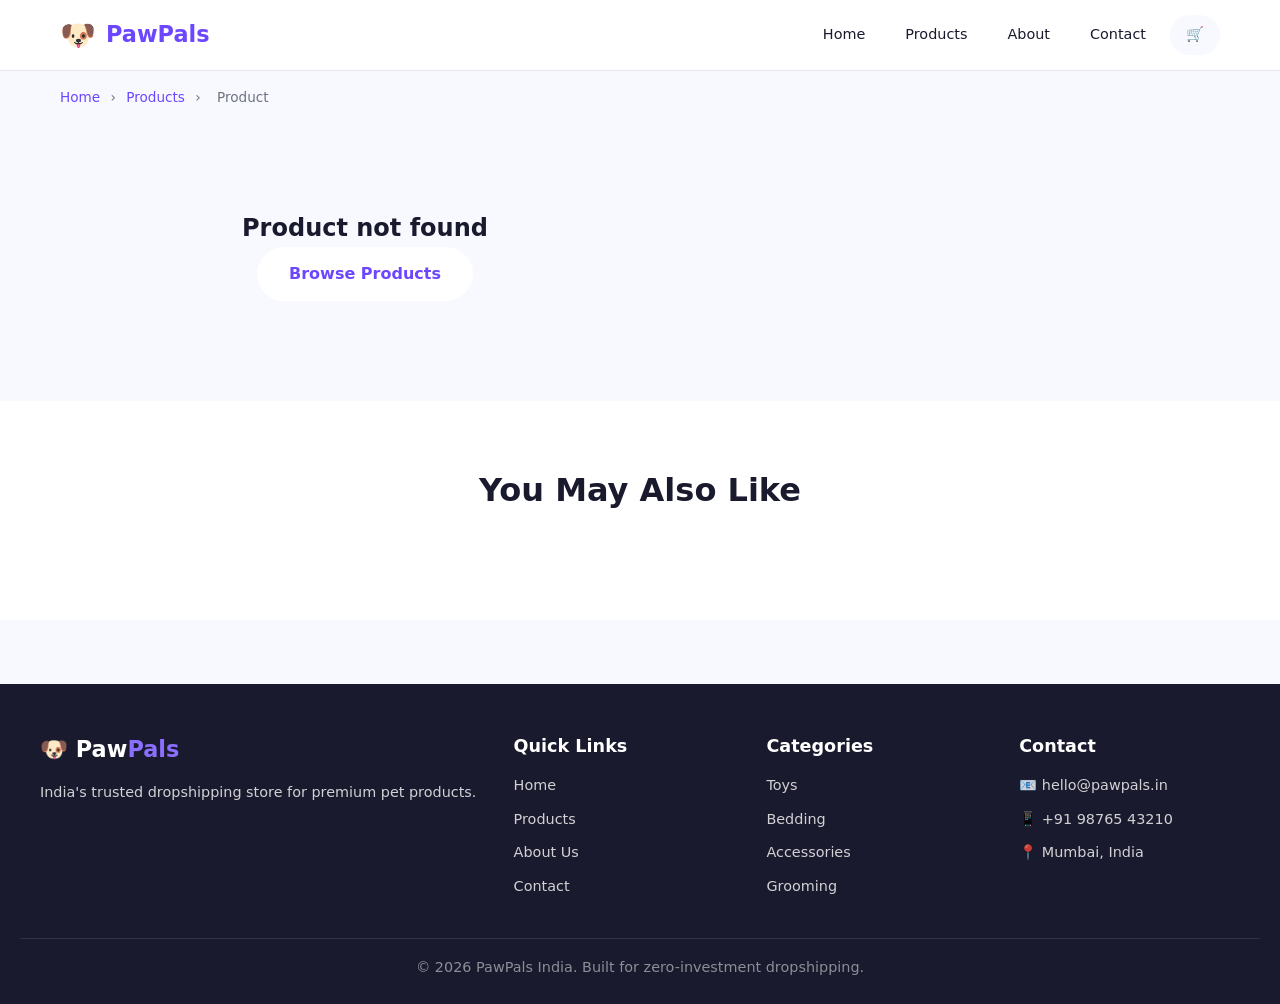
<file: product-detail.html>
<!DOCTYPE html>
<html lang="en">
<head>
<meta charset="UTF-8">
<meta name="viewport" content="width=device-width, initial-scale=1.0">
<title>Product Detail — PawPals India</title>
<link rel="stylesheet" href="css/style.css">
</head>
<body>

<header class="header">
  <div class="header-inner">
    <a href="index.html" class="logo">
      <span class="logo-icon">🐶</span>
      <span>Paw<span>Pals</span></span>
    </a>
    <nav class="nav">
      <a href="index.html">Home</a>
      <a href="products.html">Products</a>
      <a href="about.html">About</a>
      <a href="contact.html">Contact</a>
      <a href="cart.html" class="cart-icon">
        🛒
        <span class="cart-count" style="display:none;">0</span>
      </a>
    </nav>
    <button class="hamburger" aria-label="Menu"><span></span><span></span><span></span></button>
  </div>
</header>

<div class="breadcrumb">
  <a href="index.html">Home</a> <span>›</span> <a href="products.html">Products</a> <span>›</span> <span id="breadcrumb-product">Product</span>
</div>

<div class="product-detail" id="product-detail"></div>

<section class="section" style="background:var(--bg-white);">
  <div class="section-inner">
    <div class="section-header">
      <h2>You May Also Like</h2>
    </div>
    <div class="products-grid" id="related-products"></div>
  </div>
</section>

<footer class="footer">
  <div class="footer-inner">
    <div>
      <div class="logo-text">🐶 Paw<span>Pals</span></div>
      <p style="margin-top:12px;">India's trusted dropshipping store for premium pet products.</p>
    </div>
    <div>
      <h3>Quick Links</h3>
      <ul>
        <li><a href="index.html">Home</a></li>
        <li><a href="products.html">Products</a></li>
        <li><a href="about.html">About Us</a></li>
        <li><a href="contact.html">Contact</a></li>
      </ul>
    </div>
    <div>
      <h3>Categories</h3>
      <ul>
        <li><a href="products.html">Toys</a></li>
        <li><a href="products.html">Bedding</a></li>
        <li><a href="products.html">Accessories</a></li>
        <li><a href="products.html">Grooming</a></li>
      </ul>
    </div>
    <div>
      <h3>Contact</h3>
      <ul>
        <li><a href="#">📧 hello@pawpals.in</a></li>
        <li><a href="#">📱 +91 98765 43210</a></li>
        <li><a href="#">📍 Mumbai, India</a></li>
      </ul>
    </div>
  </div>
  <div class="footer-bottom">
    <p>© 2026 PawPals India. Built for zero-investment dropshipping.</p>
  </div>
</footer>

<script src="js/data.js"></script>
<script src="js/cart.js"></script>
<script src="js/main.js"></script>
</body>
</html>
</file>
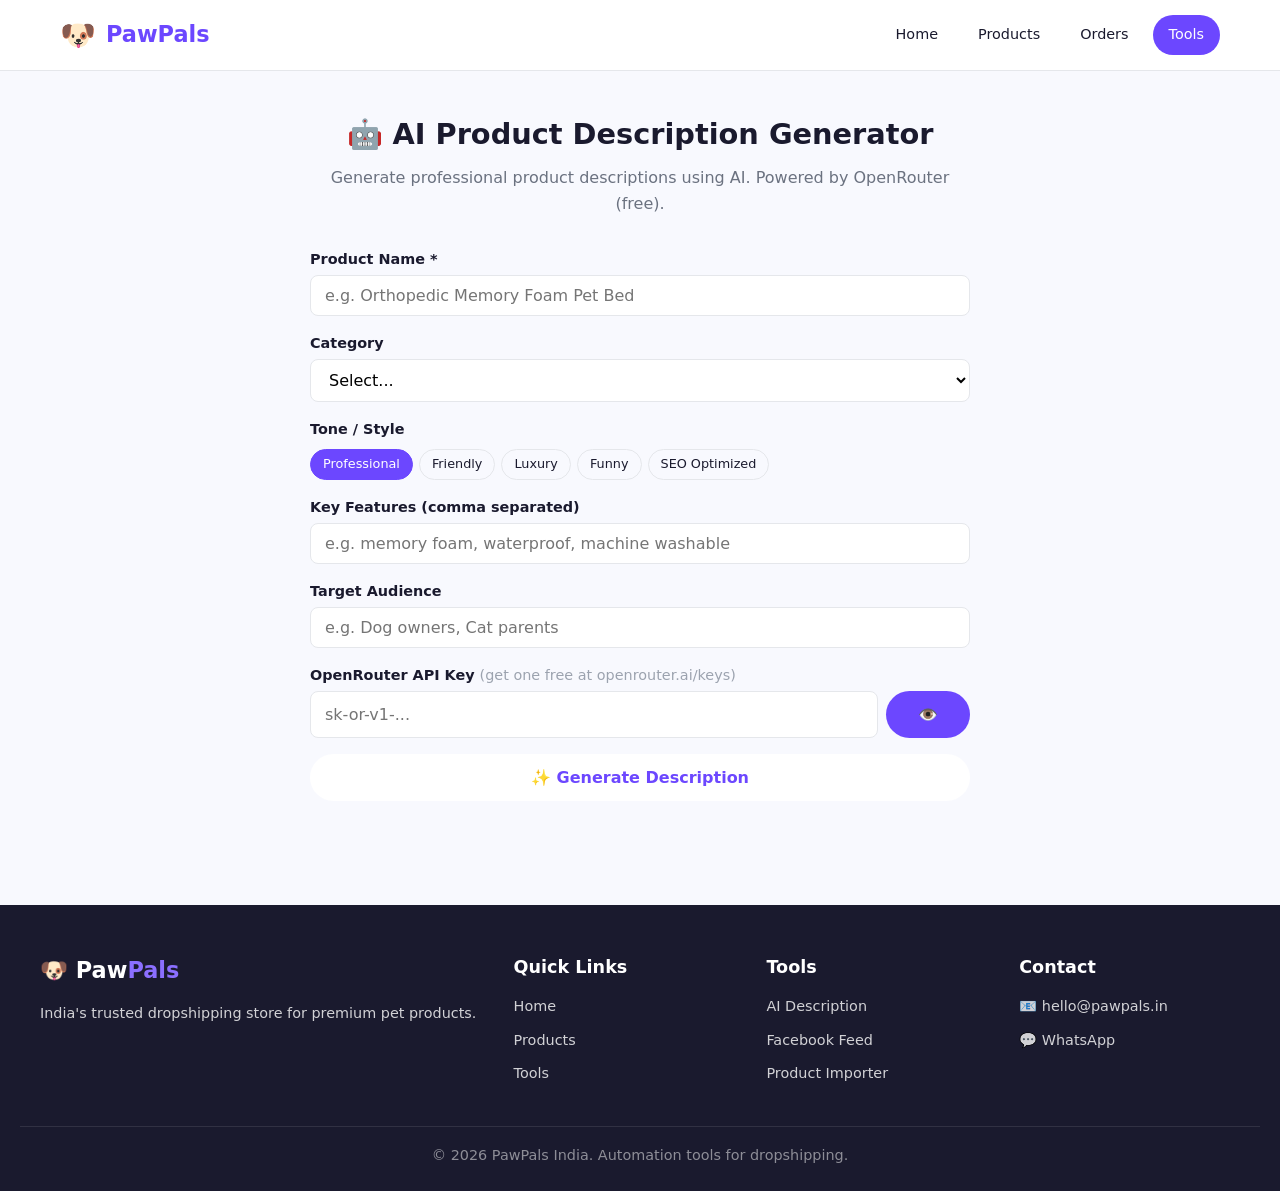
<file: tools/ai-description.html>
<!DOCTYPE html>
<html lang="en">
<head>
<meta charset="UTF-8">
<meta name="viewport" content="width=device-width, initial-scale=1.0">
<title>AI Product Description Generator — PawPals Tools</title>
<link rel="stylesheet" href="../css/style.css">
<style>
.tool-container { max-width: 700px; margin: 0 auto; padding: 40px 20px; }
.form-group { margin-bottom: 16px; }
.form-group label { display: block; font-weight: 600; margin-bottom: 4px; font-size: 0.9rem; }
.form-group input, .form-group textarea, .form-group select { width: 100%; padding: 10px 14px; border: 1px solid var(--border); border-radius: var(--radius-sm); outline: none; }
.form-group textarea { min-height: 100px; resize: vertical; }
.form-group input:focus, .form-group textarea:focus { border-color: var(--primary); }
.result-box { background: var(--bg-white); border: 1px solid var(--border); border-radius: var(--radius); padding: 20px; margin-top: 20px; white-space: pre-wrap; display: none; }
.tag-grid { display: flex; flex-wrap: wrap; gap: 6px; margin-top: 8px; }
.tag { background: var(--bg); padding: 4px 12px; border-radius: var(--radius-full); font-size: 0.8rem; cursor: pointer; border: 1px solid var(--border); }
.tag.selected { background: var(--primary); color: white; border-color: var(--primary); }
.features-list { display: flex; flex-wrap: wrap; gap: 6px; }
.features-list input { width: auto; margin-right: 4px; }
.tool-header { text-align: center; margin-bottom: 32px; }
.tool-header h1 { font-size: 1.8rem; font-weight: 800; margin-bottom: 8px; }
.tool-header p { color: var(--text-light); }
.loading { display: none; align-items: center; gap: 12px; padding: 16px; background: var(--bg); border-radius: var(--radius); margin-top: 16px; }
.usage-counter { font-size: 0.8rem; color: var(--text-muted); text-align: center; margin-top: 8px; }
.copy-btn { cursor: pointer; padding: 6px 16px; background: var(--bg); border-radius: var(--radius-sm); font-size: 0.85rem; }
.copy-btn:hover { background: var(--primary); color: white; }
</style>
</head>
<body>

<header class="header">
  <div class="header-inner">
    <a href="../index.html" class="logo"><span class="logo-icon">🐶</span><span>Paw<span>Pals</span></span></a>
    <nav class="nav">
      <a href="../index.html">Home</a>
      <a href="../products.html">Products</a>
      <a href="../orders.html">Orders</a>
      <a href="index.html" class="active">Tools</a>
    </nav>
    <button class="hamburger" aria-label="Menu"><span></span><span></span><span></span></button>
  </div>
</header>

<div class="tool-container">
  <div class="tool-header">
    <h1>🤖 AI Product Description Generator</h1>
    <p>Generate professional product descriptions using AI. Powered by OpenRouter (free).</p>
  </div>

  <div class="form-group">
    <label>Product Name *</label>
    <input type="text" id="prod-name" placeholder="e.g. Orthopedic Memory Foam Pet Bed" oninput="suggestions()">
  </div>

  <div class="form-group">
    <label>Category</label>
    <select id="prod-category">
      <option value="">Select...</option>
      <option>Toys</option><option>Bedding</option><option>Travel</option>
      <option>Feeders</option><option>Accessories</option><option>Furniture</option>
      <option>Grooming</option>
    </select>
  </div>

  <div class="form-group">
    <label>Tone / Style</label>
    <div class="tag-grid" id="tone-tags">
      <span class="tag selected" onclick="selectTone(this)">Professional</span>
      <span class="tag" onclick="selectTone(this)">Friendly</span>
      <span class="tag" onclick="selectTone(this)">Luxury</span>
      <span class="tag" onclick="selectTone(this)">Funny</span>
      <span class="tag" onclick="selectTone(this)">SEO Optimized</span>
    </div>
  </div>

  <div class="form-group">
    <label>Key Features (comma separated)</label>
    <input type="text" id="prod-features" placeholder="e.g. memory foam, waterproof, machine washable" list="feature-suggestions">
    <datalist id="feature-suggestions">
      <option value="Waterproof"><option value="Machine washable"><option value="Non-toxic">
      <option value="Durable"><option value="Lightweight"><option value="Adjustable">
      <option value="Breathable"><option value="Eco-friendly"><option value="Portable">
    </datalist>
  </div>

  <div class="form-group">
    <label>Target Audience</label>
    <input type="text" id="prod-audience" placeholder="e.g. Dog owners, Cat parents">
  </div>

  <div class="form-group">
    <label>OpenRouter API Key <span style="font-weight:400;color:var(--text-muted);">(get one free at <a href="https://openrouter.ai/keys" target="_blank">openrouter.ai/keys</a>)</span></label>
    <div style="display:flex;gap:8px;">
      <input type="password" id="api-key" placeholder="sk-or-v1-..." style="flex:1;">
      <button class="btn btn-secondary" onclick="document.getElementById('api-key').type=document.getElementById('api-key').type==='password'?'text':'password'" style="white-space:nowrap;">👁️</button>
    </div>
  </div>

  <button class="btn btn-primary" onclick="generateDescription()" style="width:100%;justify-content:center;">✨ Generate Description</button>

  <div class="loading" id="loading">
    <span class="spinner"></span> Generating with AI...
  </div>

  <div class="result-box" id="result">
    <div style="display:flex;justify-content:space-between;align-items:center;margin-bottom:8px;">
      <strong>Generated Description</strong>
      <button class="copy-btn" onclick="copyResult()">📋 Copy</button>
    </div>
    <div id="result-content"></div>
  </div>
</div>

<footer class="footer">
  <div class="footer-inner">
    <div><div class="logo-text">🐶 Paw<span>Pals</span></div><p style="margin-top:12px;">India's trusted dropshipping store for premium pet products.</p></div>
    <div><h3>Quick Links</h3><ul><li><a href="../index.html">Home</a></li><li><a href="../products.html">Products</a></li><li><a href="index.html">Tools</a></li></ul></div>
    <div><h3>Tools</h3><ul><li><a href="ai-description.html">AI Description</a></li><li><a href="facebook-feed.html">Facebook Feed</a></li><li><a href="product-importer.html">Product Importer</a></li></ul></div>
    <div><h3>Contact</h3><ul><li><a href="#">📧 hello@pawpals.in</a></li><li><a href="#">💬 WhatsApp</a></li></ul></div>
  </div>
  <div class="footer-bottom"><p>© 2026 PawPals India. Automation tools for dropshipping.</p></div>
</footer>

<script src="../js/data.js"></script>
<script>
let selectedTone = 'Professional';

function selectTone(el) {
  document.querySelectorAll('.tag').forEach(t => t.classList.remove('selected'));
  el.classList.add('selected');
  selectedTone = el.textContent;
}

let usageCount = parseInt(localStorage.getItem('ai_desc_count') || '0');

function getApiKey() {
  const input = document.getElementById('api-key');
  let key = input.value.trim();
  if (!key) key = localStorage.getItem('openrouter_key') || '';
  if (key) localStorage.setItem('openrouter_key', key);
  return key;
}

document.addEventListener('DOMContentLoaded', () => {
  const urlKey = new URLSearchParams(window.location.search).get('key');
  const saved = urlKey || localStorage.getItem('openrouter_key') || '';
  if (saved) {
    document.getElementById('api-key').value = saved;
    localStorage.setItem('openrouter_key', saved);
  }
});

async function generateDescription() {
  const name = document.getElementById('prod-name').value.trim();
  const category = document.getElementById('prod-category').value;
  const features = document.getElementById('prod-features').value.trim();
  const audience = document.getElementById('prod-audience').value.trim();
  const apiKey = getApiKey();

  if (!name) { showToast('Please enter a product name', 'error'); return; }
  if (!apiKey) { showToast('Please enter your OpenRouter API key', 'error'); return; }

  document.getElementById('loading').style.display = 'flex';
  document.getElementById('result').style.display = 'none';

  const prompt = `You are an expert ecommerce copywriter for pet products. Generate a complete product listing for:

Product: ${name}
Category: ${category || 'General'}
Key Features: ${features || 'Various features'}
Target Audience: ${audience || 'Pet owners'}
Tone: ${selectedTone}

Respond ONLY with valid JSON:
{
  "short_description": "1-2 sentence summary for product grid (max 120 chars)",
  "long_description": "Full 3-4 sentence product description highlighting benefits",
  "bullet_points": ["Benefit 1", "Benefit 2", "Benefit 3", "Benefit 4", "Benefit 5"],
  "seo_title": "SEO-optimized product title (max 60 chars)",
  "seo_keywords": ["keyword1", "keyword2", "keyword3"]
}`;

  const body = JSON.stringify({
    model: 'meta-llama/llama-3.1-8b-instruct',
    messages: [{ role: 'user', content: prompt }],
    max_tokens: 1000,
    temperature: 0.7
  });

  try {
    const options = { method: 'POST', headers: { 'Content-Type': 'application/json', 'Authorization': `Bearer ${apiKey}` }, body };
    const resp = await fetch('https://openrouter.ai/api/v1/chat/completions', options);
    if (!resp.ok) throw new Error(`HTTP ${resp.status}`);
    const data = await resp.json();
    const content = data.choices?.[0]?.message?.content || '';
    if (!content) throw new Error('AI response empty');

    let parsed;
    try {
      const cleaned = content.replace(/^```(?:json)?\s*|```$/g, '').trim();
      const braceIdx = cleaned.indexOf('{');
      const endBrace = cleaned.lastIndexOf('}');
      const jsonStr = braceIdx >= 0 && endBrace > braceIdx ? cleaned.slice(braceIdx, endBrace + 1) : cleaned;
      parsed = JSON.parse(jsonStr);
    } catch(e) {
      parsed = { long_description: content, bullet_points: [] };
    }

    usageCount++;
    localStorage.setItem('ai_desc_count', String(usageCount));

    const resultDiv = document.getElementById('result');
    const contentDiv = document.getElementById('result-content');
    contentDiv.innerHTML = `
      <p><strong>📝 Short Description:</strong><br>${parsed.short_description || parsed.long_description || ''}</p>
      <hr style="margin:12px 0;border-color:var(--border);">
      <p><strong>📄 Long Description:</strong><br>${parsed.long_description || ''}</p>
      ${parsed.bullet_points ? `
        <hr style="margin:12px 0;border-color:var(--border);">
        <strong>✨ Key Benefits:</strong><ul style="margin-top:8px;padding-left:20px;">
          ${parsed.bullet_points.map(b => `<li>${b}</li>`).join('')}
        </ul>` : ''}
      ${parsed.seo_title ? `
        <hr style="margin:12px 0;border-color:var(--border);">
        <p><strong>🔍 SEO Title:</strong> ${parsed.seo_title}</p>` : ''}
      ${parsed.seo_keywords ? `
        <p><strong>🏷️ SEO Keywords:</strong> ${parsed.seo_keywords.join(', ')}</p>` : ''}
    `;
    resultDiv.style.display = 'block';
    showToast('Description generated! 🎉', 'success');
  } catch(err) {
    showToast('Failed to generate. OpenRouter might be down.', 'error');
  } finally {
    document.getElementById('loading').style.display = 'none';
  }
}

function showToast(msg, type) {
  const t = document.createElement('div');
  t.textContent = msg;
  t.style.cssText = 'position:fixed;bottom:20px;left:50%;transform:translateX(-50%);padding:12px 24px;border-radius:8px;z-index:9999;font-size:0.9rem;transition:opacity 0.3s;' + (type === 'error' ? 'background:#e74c3c;color:#fff;' : 'background:#27ae60;color:#fff;');
  document.body.appendChild(t);
  setTimeout(() => { t.style.opacity = '0'; setTimeout(() => t.remove(), 300); }, 2500);
}

function copyResult() {
  const text = document.getElementById('result-content').innerText;
  navigator.clipboard.writeText(text).then(() => showToast('Copied! 📋', 'success'));
}
</script>
</body>
</html>
</file>
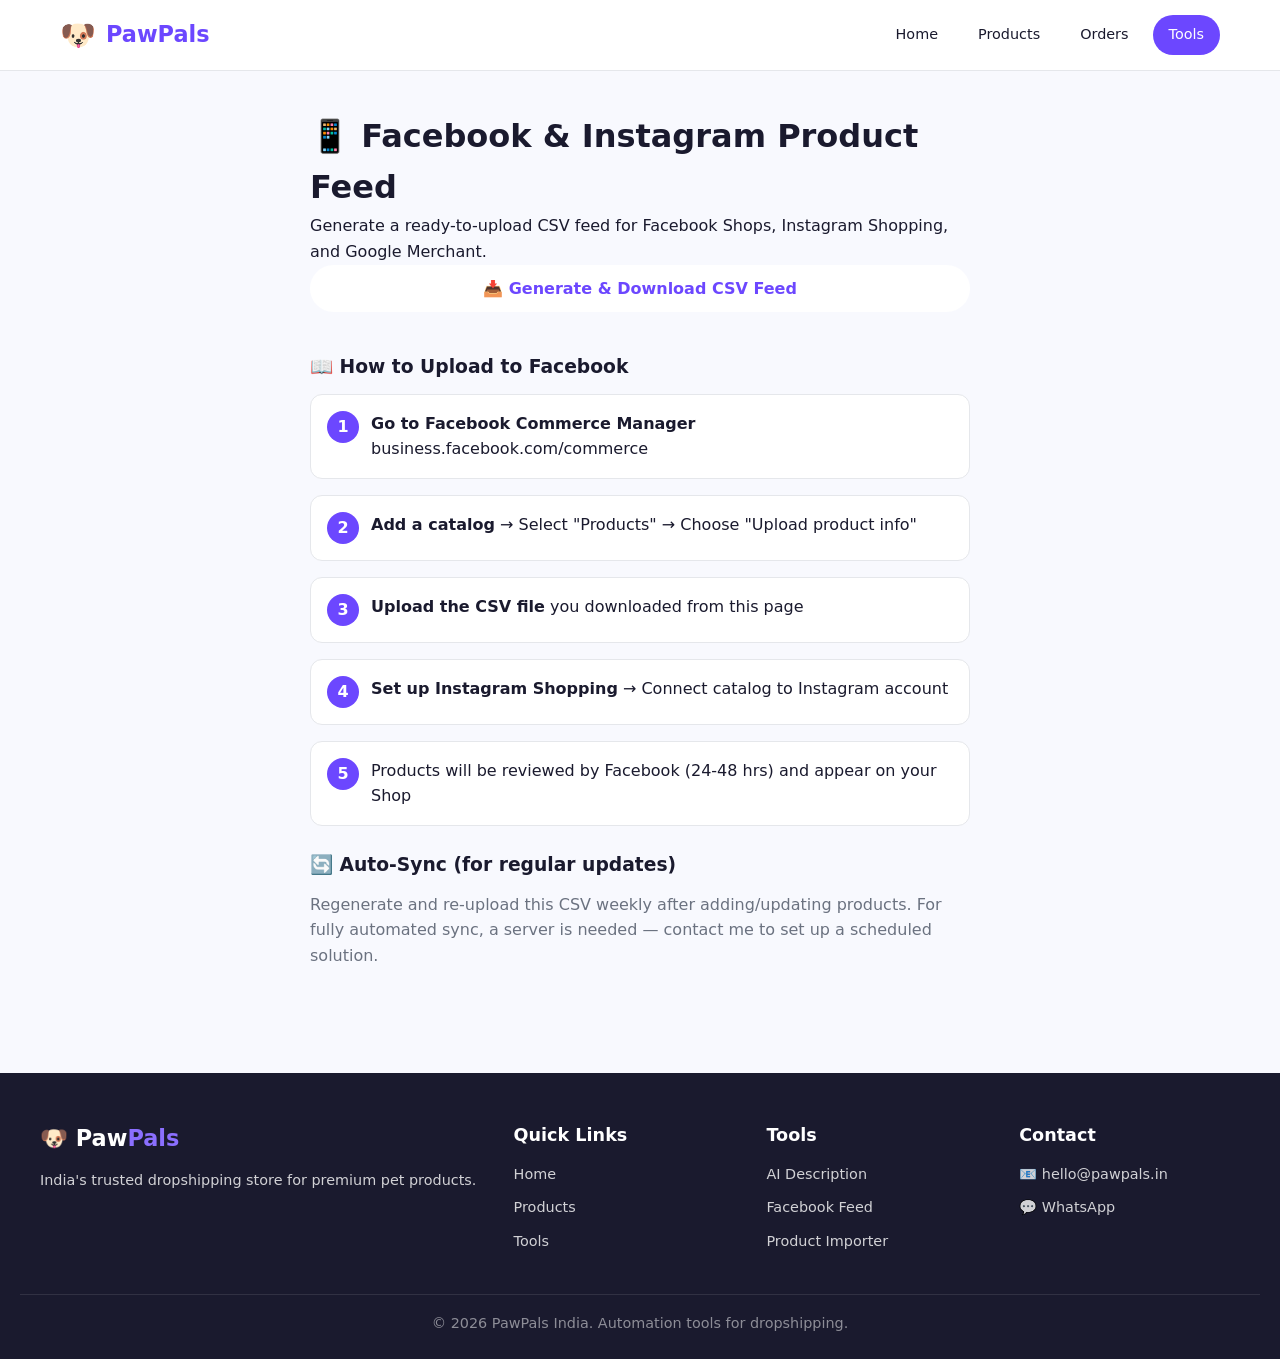
<file: tools/facebook-feed.html>
<!DOCTYPE html>
<html lang="en">
<head>
<meta charset="UTF-8">
<meta name="viewport" content="width=device-width, initial-scale=1.0">
<title>Facebook Product Feed Generator — PawPals Tools</title>
<link rel="stylesheet" href="../css/style.css">
<style>
.tool-container { max-width: 700px; margin: 0 auto; padding: 40px 20px; }
pre { background: #1A1A2E; color: #fff; padding: 16px; border-radius: var(--radius-sm); overflow-x: auto; font-size: 0.8rem; max-height: 400px; white-space: pre-wrap; }
.csv-table { width: 100%; border-collapse: collapse; font-size: 0.8rem; }
.csv-table th, .csv-table td { border: 1px solid var(--border); padding: 6px 8px; text-align: left; }
.csv-table th { background: var(--bg); }
.step { display: flex; gap: 12px; align-items: flex-start; margin-bottom: 16px; padding: 16px; background: var(--bg-white); border: 1px solid var(--border); border-radius: var(--radius); }
.step-num { min-width: 32px; height: 32px; background: var(--primary); color: white; border-radius: 50%; display: flex; align-items: center; justify-content: center; font-weight: 700; }
</style>
</head>
<body>

<header class="header">
  <div class="header-inner">
    <a href="../index.html" class="logo"><span class="logo-icon">🐶</span><span>Paw<span>Pals</span></span></a>
    <nav class="nav">
      <a href="../index.html">Home</a>
      <a href="../products.html">Products</a>
      <a href="../orders.html">Orders</a>
      <a href="index.html" class="active">Tools</a>
    </nav>
    <button class="hamburger" aria-label="Menu"><span></span><span></span><span></span></button>
  </div>
</header>

<div class="tool-container">
  <div class="tool-header">
    <h1>📱 Facebook & Instagram Product Feed</h1>
    <p>Generate a ready-to-upload CSV feed for Facebook Shops, Instagram Shopping, and Google Merchant.</p>
  </div>

  <button class="btn btn-primary" onclick="generateFeed()" style="width:100%;justify-content:center;margin-bottom:16px;">📥 Generate & Download CSV Feed</button>

  <div id="feed-preview" style="display:none;">
    <h3 style="margin-bottom:12px;">📊 Preview (first 5 products)</h3>
    <div style="overflow-x:auto;" id="preview-table"></div>
    <p style="margin:8px 0;font-size:0.85rem;color:var(--text-light);">Total: <span id="feed-count"></span> products ready for Facebook.</p>
  </div>

  <h3 style="margin:24px 0 12px;">📖 How to Upload to Facebook</h3>
  <div class="step">
    <div class="step-num">1</div>
    <div><strong>Go to Facebook Commerce Manager</strong><br><a href="https://business.facebook.com/commerce" target="_blank">business.facebook.com/commerce</a></div>
  </div>
  <div class="step">
    <div class="step-num">2</div>
    <div><strong>Add a catalog</strong> → Select "Products" → Choose "Upload product info"</div>
  </div>
  <div class="step">
    <div class="step-num">3</div>
    <div><strong>Upload the CSV file</strong> you downloaded from this page</div>
  </div>
  <div class="step">
    <div class="step-num">4</div>
    <div><strong>Set up Instagram Shopping</strong> → Connect catalog to Instagram account</div>
  </div>
  <div class="step">
    <div class="step-num">5</div>
    <div>Products will be reviewed by Facebook (24-48 hrs) and appear on your Shop</div>
  </div>

  <h3 style="margin:24px 0 12px;">🔄 Auto-Sync (for regular updates)</h3>
  <p style="color:var(--text-light);">Regenerate and re-upload this CSV weekly after adding/updating products. For fully automated sync, a server is needed — contact me to set up a scheduled solution.</p>
</div>

<footer class="footer">
  <div class="footer-inner">
    <div><div class="logo-text">🐶 Paw<span>Pals</span></div><p style="margin-top:12px;">India's trusted dropshipping store for premium pet products.</p></div>
    <div><h3>Quick Links</h3><ul><li><a href="../index.html">Home</a></li><li><a href="../products.html">Products</a></li><li><a href="index.html">Tools</a></li></ul></div>
    <div><h3>Tools</h3><ul><li><a href="ai-description.html">AI Description</a></li><li><a href="facebook-feed.html">Facebook Feed</a></li><li><a href="product-importer.html">Product Importer</a></li></ul></div>
    <div><h3>Contact</h3><ul><li><a href="#">📧 hello@pawpals.in</a></li><li><a href="#">💬 WhatsApp</a></li></ul></div>
  </div>
  <div class="footer-bottom"><p>© 2026 PawPals India. Automation tools for dropshipping.</p></div>
</footer>

<script src="../js/data.js"></script>
<script>
function generateFeed() {
  const storeUrl = 'https://cometodaddy68-afk.github.io/Pawpals';
  const headers = ['id','title','description','availability','condition','price','link','image_link','brand','category','product_type','google_product_category','sale_price','gtin','mpn','item_group_id','color','size','material','pattern','gender','age_group'];

  const rows = products.map(p => {
    const salePrice = p.originalPrice ? p.originalPrice : '';
    return [
      `PP${p.id}`,
      p.name,
      p.description.replace(/,/g, ';').replace(/\n/g, ' '),
      'in stock',
      'new',
      `INR ${p.price}.00`,
      `${storeUrl}/product-detail.html?id=${p.id}`,
      p.image,
      'PawPals India',
      p.category,
      `Pet Supplies > ${p.category}`,
      p.category === 'Toys' ? '4285' : p.category === 'Bedding' ? '4320' : p.category === 'Travel' ? '4369' : '4372',
      salePrice ? `INR ${salePrice}.00` : '',
      '', '', '', '', '', '', '', '', ''
    ];
  });

  const csvContent = [headers.join(','), ...rows.map(r => r.map(c => `"${c}"`).join(','))].join('\n');

  // Preview first 5
  document.getElementById('feed-preview').style.display = 'block';
  document.getElementById('feed-count').textContent = rows.length;

  let tableHtml = '<table class="csv-table"><tr><th>ID</th><th>Title</th><th>Price</th><th>Link</th></tr>';
  rows.slice(0,5).forEach(r => {
    tableHtml += `<tr><td>${r[0]}</td><td>${r[1].substring(0,30)}...</td><td>${r[4]}</td><td><a href="${r[6]}" target="_blank">View</a></td></tr>`;
  });
  tableHtml += '</table>';
  document.getElementById('preview-table').innerHTML = tableHtml;

  // Download
  const blob = new Blob([csvContent], { type: 'text/csv' });
  const a = document.createElement('a');
  a.href = URL.createObjectURL(blob);
  a.download = `pawpals-facebook-feed-${new Date().toISOString().slice(0,10)}.csv`;
  a.click();
  showToast(`Downloaded! ${rows.length} products in feed.`, 'success');
}
</script>
</body>
</html>
</file>
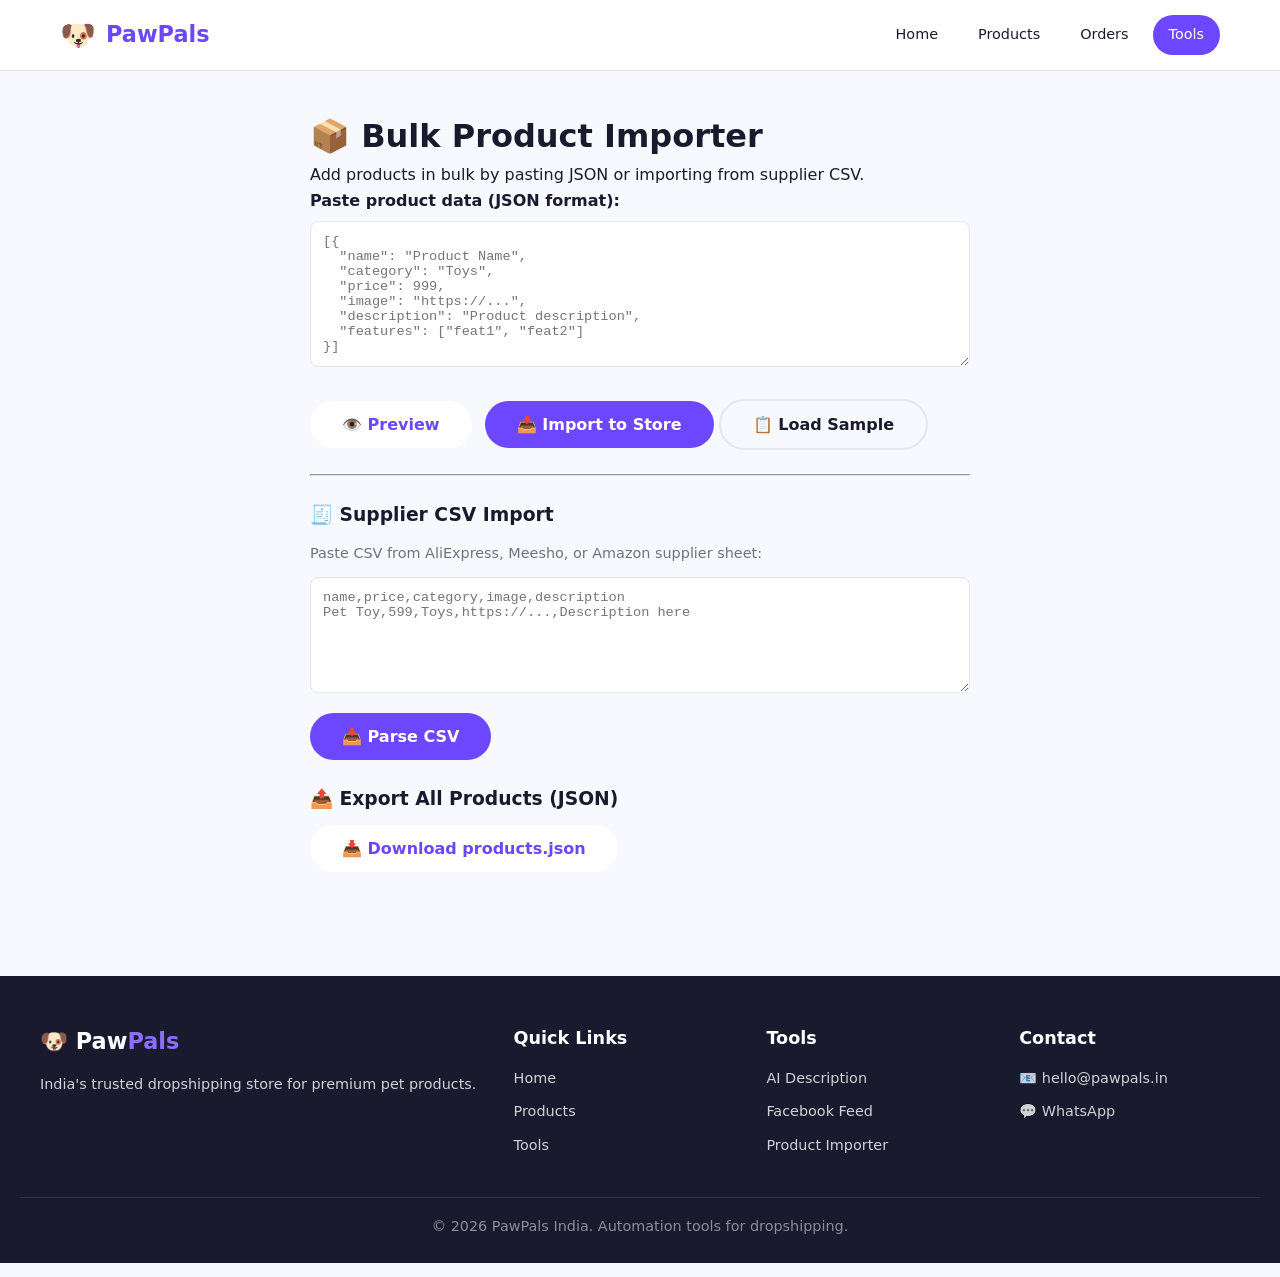
<file: tools/product-importer.html>
<!DOCTYPE html>
<html lang="en">
<head>
<meta charset="UTF-8">
<meta name="viewport" content="width=device-width, initial-scale=1.0">
<title>Bulk Product Importer — PawPals Tools</title>
<link rel="stylesheet" href="../css/style.css">
<style>
.tool-container { max-width: 700px; margin: 0 auto; padding: 40px 20px; }
.sample-data { background: var(--bg); padding: 12px; border-radius: var(--radius-sm); font-size: 0.8rem; white-space: pre-wrap; max-height: 200px; overflow-y: auto; margin: 8px 0; }
.import-preview { margin-top: 16px; }
.import-item { display: flex; align-items: center; gap: 12px; padding: 8px; border-bottom: 1px solid var(--border); }
.import-item img { width: 40px; height: 40px; border-radius: 4px; object-fit: cover; }
</style>
</head>
<body>

<header class="header">
  <div class="header-inner">
    <a href="../index.html" class="logo"><span class="logo-icon">🐶</span><span>Paw<span>Pals</span></span></a>
    <nav class="nav">
      <a href="../index.html">Home</a>
      <a href="../products.html">Products</a>
      <a href="../orders.html">Orders</a>
      <a href="index.html" class="active">Tools</a>
    </nav>
    <button class="hamburger" aria-label="Menu"><span></span><span></span><span></span></button>
  </div>
</header>

<div class="tool-container">
  <div class="tool-header">
    <h1>📦 Bulk Product Importer</h1>
    <p>Add products in bulk by pasting JSON or importing from supplier CSV.</p>
  </div>

  <div style="margin-bottom:24px;">
    <label style="font-weight:600;display:block;margin-bottom:8px;">Paste product data (JSON format):</label>
    <textarea id="import-json" rows="8" style="width:100%;padding:12px;border:1px solid var(--border);border-radius:var(--radius-sm);font-family:monospace;font-size:0.85rem;" placeholder='[{&#10;  "name": "Product Name",&#10;  "category": "Toys",&#10;  "price": 999,&#10;  "image": "https://...",&#10;  "description": "Product description",&#10;  "features": ["feat1", "feat2"]&#10;}]'></textarea>
  </div>

  <div style="margin-bottom:16px;">
    <button class="btn btn-primary" onclick="previewImport()" style="margin-right:8px;">👁️ Preview</button>
    <button class="btn btn-secondary" onclick="doImport()" id="import-btn" disabled>📥 Import to Store</button>
    <button class="btn btn-outline" onclick="loadSample()" style="border-color:var(--border);color:var(--text);">📋 Load Sample</button>
  </div>

  <div id="import-preview" class="import-preview" style="display:none;"></div>

  <hr style="margin:24px 0;border-color:var(--border);">

  <h3 style="margin-bottom:12px;">🧾 Supplier CSV Import</h3>
  <p style="font-size:0.9rem;color:var(--text-light);margin-bottom:12px;">Paste CSV from AliExpress, Meesho, or Amazon supplier sheet:</p>
  <textarea id="csv-import" rows="6" style="width:100%;padding:12px;border:1px solid var(--border);border-radius:var(--radius-sm);font-family:monospace;font-size:0.85rem;margin-bottom:12px;" placeholder="name,price,category,image,description&#10;Pet Toy,599,Toys,https://...,Description here"></textarea>
  <button class="btn btn-secondary" onclick="importCSV()">📥 Parse CSV</button>

  <h3 style="margin:24px 0 12px;">📤 Export All Products (JSON)</h3>
  <button class="btn btn-primary" onclick="exportAllProducts()">📥 Download products.json</button>
</div>

<footer class="footer">
  <div class="footer-inner">
    <div><div class="logo-text">🐶 Paw<span>Pals</span></div><p style="margin-top:12px;">India's trusted dropshipping store for premium pet products.</p></div>
    <div><h3>Quick Links</h3><ul><li><a href="../index.html">Home</a></li><li><a href="../products.html">Products</a></li><li><a href="index.html">Tools</a></li></ul></div>
    <div><h3>Tools</h3><ul><li><a href="ai-description.html">AI Description</a></li><li><a href="facebook-feed.html">Facebook Feed</a></li><li><a href="product-importer.html">Product Importer</a></li></ul></div>
    <div><h3>Contact</h3><ul><li><a href="#">📧 hello@pawpals.in</a></li><li><a href="#">💬 WhatsApp</a></li></ul></div>
  </div>
  <div class="footer-bottom"><p>© 2026 PawPals India. Automation tools for dropshipping.</p></div>
</footer>

<script>
let importedProducts = [];

function loadSample() {
  const sample = JSON.stringify([
    { "name": "Premium Cat Tunnel", "category": "Toys", "price": 799, "originalPrice": 1099, "image": "https://images.unsplash.com/photo-1576201836106-db1758fd1c97?w=400&h=400&fit=crop", "description": "Collapsible cat tunnel with crinkle sound, dangling toy, and peek-a-boo holes.", "features": ["Crinkle texture", "Dangling toy", "Folds flat"] },
    { "name": "Pet Travel Water Bottle", "category": "Travel", "price": 399, "originalPrice": 599, "image": "https://images.unsplash.com/photo-1591946614720-90a587da4a36?w=400&h=400&fit=crop", "description": "Leak-proof bottle with built-in drinking bowl. Perfect for walks.", "features": ["BPA-free", "500ml", "Carabiner clip"] },
    { "name": "Dog Toothbrush Kit", "category": "Grooming", "price": 299, "image": "https://images.unsplash.com/photo-1516734212186-a967f81ad0d7?w=400&h=400&fit=crop", "description": "Dual-ended toothbrush with enzymatic toothpaste.", "features": ["Dual head", "Enzymatic paste", "Finger brush"] }
  ], null, 2);
  document.getElementById('import-json').value = sample;
  previewImport();
}

function previewImport() {
  try {
    importedProducts = JSON.parse(document.getElementById('import-json').value);
    if (!Array.isArray(importedProducts)) throw 'Not an array';
    const container = document.getElementById('import-preview');
    container.style.display = 'block';
    container.innerHTML = `<strong>Preview (${importedProducts.length} products):</strong>` +
      importedProducts.map((p, i) => `
        <div class="import-item">
          <img src="${p.image || ''}" alt="">
          <div style="flex:1;"><strong>${p.name}</strong><br><span style="font-size:0.85rem;color:var(--text-light);">₹${p.price} · ${p.category || 'N/A'}</span></div>
        </div>
      `).join('');
    document.getElementById('import-btn').disabled = false;
    showToast(`${importedProducts.length} products ready to import`, 'success');
  } catch(e) {
    showToast('Invalid JSON format', 'error');
  }
}

function doImport() {
  if (importedProducts.length === 0) return;
  const existing = JSON.parse(localStorage.getItem('pawpals_custom_products') || '[]');
  const maxId = Math.max(...products.map(p => p.id), ...existing.map(p => p.id), 52);
  const newProducts = importedProducts.map((p, i) => ({
    id: maxId + i + 1,
    name: p.name,
    category: p.category || 'General',
    price: p.price,
    originalPrice: p.originalPrice || null,
    rating: 4.0,
    reviews: 0,
    image: p.image || 'https://images.unsplash.com/photo-1545249390-6bdfa286032f?w=400&h=400&fit=crop',
    badge: 'New',
    description: p.description || '',
    features: p.features || []
  }));
  existing.push(...newProducts);
  localStorage.setItem('pawpals_custom_products', JSON.stringify(existing));
  showToast(`✅ ${newProducts.length} products imported! Refresh data.js to make them permanent.`, 'success');
}

function importCSV() {
  const csv = document.getElementById('csv-import').value.trim();
  if (!csv) { showToast('Paste CSV data first', 'error'); return; }
  const lines = csv.split('\n');
  const headers = lines[0].split(',').map(h => h.trim().toLowerCase());
  const products = lines.slice(1).filter(l => l.trim()).map(line => {
    const vals = line.split(',').map(v => v.trim().replace(/^"(.*)"$/, '$1'));
    const obj = {};
    headers.forEach((h, i) => obj[h] = vals[i] || '');
    return { name: obj.name || vals[0], price: parseInt(obj.price || vals[1]) || 0, category: obj.category || vals[2] || 'General', image: obj.image || vals[3] || '', description: obj.description || vals[4] || '' };
  });
  document.getElementById('import-json').value = JSON.stringify(products, null, 2);
  showToast(`Parsed ${products.length} products from CSV`, 'success');
  previewImport();
}

function exportAllProducts() {
  const all = [...products, ...JSON.parse(localStorage.getItem('pawpals_custom_products') || '[]')];
  const blob = new Blob([JSON.stringify(all, null, 2)], { type: 'application/json' });
  const a = document.createElement('a');
  a.href = URL.createObjectURL(blob);
  a.download = `pawpals-all-products-${new Date().toISOString().slice(0,10)}.json`;
  a.click();
  showToast(`Exported ${all.length} products`, 'success');
}
</script>
</body>
</html>
</file>
<file: css/style.css>
:root {
  --primary: #6C47FF;
  --primary-dark: #5435CC;
  --primary-light: #8B6FFF;
  --secondary: #FF6B6B;
  --accent: #FFD93D;
  --bg: #F8F9FE;
  --bg-white: #FFFFFF;
  --text: #1A1A2E;
  --text-light: #6B7280;
  --text-muted: #9CA3AF;
  --border: #E5E7EB;
  --success: #10B981;
  --warning: #F59E0B;
  --danger: #EF4444;
  --shadow: 0 1px 3px rgba(0,0,0,0.08), 0 1px 2px rgba(0,0,0,0.06);
  --shadow-md: 0 4px 6px rgba(0,0,0,0.07), 0 2px 4px rgba(0,0,0,0.06);
  --shadow-lg: 0 10px 15px rgba(0,0,0,0.1), 0 4px 6px rgba(0,0,0,0.05);
  --radius: 12px;
  --radius-sm: 8px;
  --radius-full: 9999px;
  --font: 'Segoe UI', system-ui, -apple-system, sans-serif;
}

*, *::before, *::after { box-sizing: border-box; margin: 0; padding: 0; }
html { scroll-behavior: smooth; }
body { font-family: var(--font); background: var(--bg); color: var(--text); line-height: 1.6; }
a { color: inherit; text-decoration: none; }
img { max-width: 100%; display: block; }
button { cursor: pointer; border: none; font-family: inherit; }
input, textarea, select { font-family: inherit; font-size: inherit; }

/* Header */
.header {
  background: var(--bg-white);
  border-bottom: 1px solid var(--border);
  position: sticky;
  top: 0;
  z-index: 100;
}
.header-inner {
  max-width: 1200px;
  margin: 0 auto;
  padding: 0 20px;
  display: flex;
  align-items: center;
  justify-content: space-between;
  height: 70px;
}
.logo { display: flex; align-items: center; gap: 10px; font-size: 1.4rem; font-weight: 800; }
.logo span { color: var(--primary); }
.logo-icon { font-size: 1.8rem; }
.nav { display: flex; align-items: center; gap: 8px; }
.nav a {
  padding: 8px 16px;
  border-radius: var(--radius-full);
  font-size: 0.9rem;
  font-weight: 500;
  transition: all 0.2s;
}
.nav a:hover, .nav a.active { background: var(--primary); color: white; }
.cart-icon {
  position: relative;
  padding: 10px;
  font-size: 1.3rem;
  background: var(--bg);
  border-radius: 50%;
  display: flex;
  align-items: center;
  justify-content: center;
  transition: all 0.2s;
}
.cart-icon:hover { background: var(--primary); color: white; }
.cart-count {
  position: absolute;
  top: -4px;
  right: -4px;
  background: var(--secondary);
  color: white;
  font-size: 0.7rem;
  font-weight: 700;
  width: 20px;
  height: 20px;
  border-radius: 50%;
  display: flex;
  align-items: center;
  justify-content: center;
}
.hamburger { display: none; flex-direction: column; gap: 4px; background: none; padding: 8px; }
.hamburger span { width: 24px; height: 2.5px; background: var(--text); border-radius: 2px; transition: 0.3s; }

/* Hero */
.hero {
  background: linear-gradient(135deg, #6C47FF 0%, #FF6B6B 100%);
  color: white;
  padding: 80px 20px;
  text-align: center;
  position: relative;
  overflow: hidden;
}
.hero::before {
  content: '';
  position: absolute;
  top: -50%;
  left: -50%;
  width: 200%;
  height: 200%;
  background: radial-gradient(circle, rgba(255,255,255,0.05) 1px, transparent 1px);
  background-size: 30px 30px;
  animation: float 20s linear infinite;
}
@keyframes float { 0% { transform: translate(0,0); } 100% { transform: translate(-30px,-30px); } }
.hero-content { position: relative; z-index: 1; max-width: 700px; margin: 0 auto; }
.hero h1 { font-size: 2.8rem; font-weight: 900; margin-bottom: 16px; line-height: 1.2; }
.hero p { font-size: 1.15rem; opacity: 0.9; margin-bottom: 32px; line-height: 1.7; }
.hero-buttons { display: flex; gap: 12px; justify-content: center; flex-wrap: wrap; }

.btn {
  display: inline-flex;
  align-items: center;
  gap: 8px;
  padding: 14px 32px;
  border-radius: var(--radius-full);
  font-weight: 600;
  font-size: 1rem;
  transition: all 0.25s;
}
.btn-primary { background: var(--bg-white); color: var(--primary); }
.btn-primary:hover { transform: translateY(-2px); box-shadow: var(--shadow-lg); }
.btn-outline { background: transparent; color: white; border: 2px solid rgba(255,255,255,0.3); }
.btn-outline:hover { border-color: white; background: rgba(255,255,255,0.1); }
.btn-secondary { background: var(--primary); color: white; }
.btn-secondary:hover { background: var(--primary-dark); transform: translateY(-2px); box-shadow: var(--shadow-lg); }
.btn-danger { background: var(--danger); color: white; }
.btn-danger:hover { background: #DC2626; }
.btn-sm { padding: 8px 20px; font-size: 0.85rem; }

/* Features strip */
.features-strip {
  background: var(--bg-white);
  border-bottom: 1px solid var(--border);
  padding: 20px 0;
}
.features-strip-inner {
  max-width: 1200px;
  margin: 0 auto;
  padding: 0 20px;
  display: grid;
  grid-template-columns: repeat(4, 1fr);
  gap: 20px;
}
.feature-item {
  display: flex;
  align-items: center;
  gap: 12px;
  padding: 8px;
}
.feature-icon { font-size: 1.8rem; }
.feature-text h4 { font-size: 0.9rem; font-weight: 700; }
.feature-text p { font-size: 0.8rem; color: var(--text-light); }

/* Sections */
.section { padding: 64px 20px; }
.section-inner { max-width: 1200px; margin: 0 auto; }
.section-header { text-align: center; margin-bottom: 40px; }
.section-header h2 { font-size: 2rem; font-weight: 800; margin-bottom: 8px; }
.section-header p { color: var(--text-light); font-size: 1.05rem; }

/* Categories grid */
.categories-grid {
  display: grid;
  grid-template-columns: repeat(auto-fill, minmax(130px, 1fr));
  gap: 12px;
}
.category-card {
  background: var(--bg-white);
  border: 1px solid var(--border);
  border-radius: var(--radius);
  padding: 20px 12px;
  text-align: center;
  transition: all 0.25s;
  cursor: pointer;
}
.category-card:hover { transform: translateY(-3px); box-shadow: var(--shadow-md); border-color: var(--primary); }
.category-card.active { border-color: var(--primary); background: rgba(108,71,255,0.05); }
.category-icon { font-size: 2rem; margin-bottom: 8px; }
.category-card h4 { font-size: 0.85rem; font-weight: 600; }
.category-card p { font-size: 0.75rem; color: var(--text-light); }

/* Products grid */
.products-grid {
  display: grid;
  grid-template-columns: repeat(auto-fill, minmax(270px, 1fr));
  gap: 20px;
}
.product-card {
  background: var(--bg-white);
  border: 1px solid var(--border);
  border-radius: var(--radius);
  overflow: hidden;
  transition: all 0.3s;
  display: flex;
  flex-direction: column;
}
.product-card:hover { transform: translateY(-4px); box-shadow: var(--shadow-lg); }
.product-image-wrap {
  position: relative;
  aspect-ratio: 1;
  background: #F3F4F6;
  overflow: hidden;
}
.product-image-wrap img {
  width: 100%;
  height: 100%;
  object-fit: cover;
  transition: transform 0.3s;
}
.product-card:hover .product-image-wrap img { transform: scale(1.05); }
.product-badge {
  position: absolute;
  top: 12px;
  left: 12px;
  background: var(--primary);
  color: white;
  padding: 4px 12px;
  border-radius: var(--radius-full);
  font-size: 0.75rem;
  font-weight: 600;
}
.product-badge.hot { background: var(--secondary); }
.product-badge.sale { background: var(--accent); color: var(--text); }
.product-badge.premium { background: linear-gradient(135deg, #FFD93D, #FF6B6B); color: white; }
.product-info { padding: 16px; flex: 1; display: flex; flex-direction: column; }
.product-category { font-size: 0.75rem; color: var(--primary); font-weight: 600; text-transform: uppercase; letter-spacing: 0.5px; }
.product-name { font-size: 1rem; font-weight: 700; margin: 4px 0 8px; display: -webkit-box; -webkit-line-clamp: 2; -webkit-box-orient: vertical; overflow: hidden; }
.product-rating { display: flex; align-items: center; gap: 6px; font-size: 0.85rem; margin-bottom: 8px; }
.product-rating span { color: var(--text-light); }
.product-price { display: flex; align-items: center; gap: 8px; margin-bottom: 12px; }
.current-price { font-size: 1.2rem; font-weight: 800; color: var(--primary); }
.original-price { font-size: 0.9rem; color: var(--text-muted); text-decoration: line-through; }
.discount { font-size: 0.8rem; color: var(--success); font-weight: 600; }
.product-actions { margin-top: auto; display: flex; gap: 8px; }
.product-actions .btn { flex: 1; justify-content: center; padding: 10px 16px; font-size: 0.85rem; }
.btn-add-cart { background: var(--primary); color: white; }
.btn-add-cart:hover { background: var(--primary-dark); }
.btn-view { background: var(--bg); color: var(--text); }
.btn-view:hover { background: var(--border); }

/* Search & Filter bar */
.filter-bar {
  display: flex;
  gap: 12px;
  margin-bottom: 24px;
  flex-wrap: wrap;
  align-items: center;
}
.search-box {
  flex: 1;
  min-width: 200px;
  display: flex;
  align-items: center;
  background: var(--bg-white);
  border: 1px solid var(--border);
  border-radius: var(--radius-full);
  padding: 0 16px;
}
.search-box input {
  flex: 1;
  padding: 12px 8px;
  border: none;
  outline: none;
  background: transparent;
}
.search-box span { font-size: 1.2rem; color: var(--text-light); }
.sort-select {
  padding: 12px 16px;
  border: 1px solid var(--border);
  border-radius: var(--radius-full);
  background: var(--bg-white);
  outline: none;
  min-width: 150px;
}

/* Product Detail */
.product-detail {
  max-width: 1100px;
  margin: 0 auto;
  padding: 40px 20px;
  display: grid;
  grid-template-columns: 1fr 1fr;
  gap: 40px;
}
.detail-image { border-radius: var(--radius); overflow: hidden; aspect-ratio: 1; background: #F3F4F6; }
.detail-image img { width: 100%; height: 100%; object-fit: cover; }
.detail-info h1 { font-size: 1.8rem; font-weight: 800; margin-bottom: 8px; }
.detail-category { text-transform: uppercase; font-size: 0.8rem; color: var(--primary); font-weight: 600; letter-spacing: 0.5px; }
.detail-rating { display: flex; align-items: center; gap: 8px; margin: 8px 0 16px; }
.detail-price { margin: 16px 0; }
.detail-price .current-price { font-size: 2rem; }
.detail-desc { color: var(--text-light); line-height: 1.8; margin-bottom: 20px; }
.detail-features { list-style: none; margin-bottom: 24px; }
.detail-features li { padding: 8px 0; display: flex; align-items: center; gap: 8px; }
.detail-features li::before { content: '✅'; font-size: 0.9rem; }
.detail-actions { display: flex; gap: 12px; flex-wrap: wrap; }

/* Cart Page */
.cart-page { max-width: 1000px; margin: 0 auto; padding: 40px 20px; }
.cart-page h1 { font-size: 1.8rem; font-weight: 800; margin-bottom: 24px; display: flex; align-items: center; gap: 12px; }
.cart-items { display: flex; flex-direction: column; gap: 16px; }
.cart-item {
  display: grid;
  grid-template-columns: 100px 1fr auto;
  gap: 16px;
  background: var(--bg-white);
  border: 1px solid var(--border);
  border-radius: var(--radius);
  padding: 16px;
  align-items: center;
}
.cart-item-image { width: 100px; height: 100px; border-radius: var(--radius-sm); overflow: hidden; background: #F3F4F6; }
.cart-item-image img { width: 100%; height: 100%; object-fit: cover; }
.cart-item-info h3 { font-size: 1rem; font-weight: 700; }
.cart-item-info p { font-size: 0.85rem; color: var(--text-light); }
.cart-item-price { font-weight: 700; color: var(--primary); font-size: 1.1rem; }
.cart-item-qty { display: flex; align-items: center; gap: 8px; margin-top: 8px; }
.qty-btn {
  width: 32px; height: 32px;
  border-radius: 50%;
  background: var(--bg);
  display: flex;
  align-items: center;
  justify-content: center;
  font-weight: 700;
  transition: all 0.2s;
}
.qty-btn:hover { background: var(--primary); color: white; }
.cart-item-total { text-align: right; }
.cart-item-total .price { font-size: 1.2rem; font-weight: 800; }
.cart-item-total .remove { font-size: 0.8rem; color: var(--danger); cursor: pointer; margin-top: 4px; display: inline-block; }
.cart-summary {
  background: var(--bg-white);
  border: 1px solid var(--border);
  border-radius: var(--radius);
  padding: 24px;
  margin-top: 24px;
}
.cart-summary-row { display: flex; justify-content: space-between; padding: 8px 0; }
.cart-summary-row.total { border-top: 2px solid var(--border); margin-top: 8px; padding-top: 16px; font-weight: 800; font-size: 1.2rem; }
.cart-empty { text-align: center; padding: 60px 20px; }
.cart-empty h2 { font-size: 1.5rem; margin-bottom: 8px; }
.cart-empty p { color: var(--text-light); margin-bottom: 24px; }

/* Checkout */
.checkout-page { max-width: 800px; margin: 0 auto; padding: 40px 20px; }
.checkout-page h1 { font-size: 1.8rem; font-weight: 800; margin-bottom: 24px; }
.form-group { margin-bottom: 16px; }
.form-group label { display: block; font-weight: 600; margin-bottom: 6px; font-size: 0.9rem; }
.form-group input, .form-group textarea, .form-group select {
  width: 100%;
  padding: 12px 16px;
  border: 1px solid var(--border);
  border-radius: var(--radius-sm);
  outline: none;
  transition: border 0.2s;
  background: var(--bg-white);
}
.form-group input:focus, .form-group textarea:focus { border-color: var(--primary); box-shadow: 0 0 0 3px rgba(108,71,255,0.1); }
.form-row { display: grid; grid-template-columns: 1fr 1fr; gap: 16px; }
.order-summary-card { background: var(--bg-white); border: 1px solid var(--border); border-radius: var(--radius); padding: 20px; margin-top: 24px; }
.order-summary-card h3 { font-size: 1.1rem; font-weight: 700; margin-bottom: 12px; }
.order-item { display: flex; justify-content: space-between; padding: 6px 0; font-size: 0.9rem; }

/* About / Contact */
.page-content { max-width: 800px; margin: 0 auto; padding: 40px 20px; }
.page-content h1 { font-size: 2rem; font-weight: 800; margin-bottom: 16px; }
.page-content p { color: var(--text-light); line-height: 1.8; margin-bottom: 16px; }
.contact-methods { display: grid; grid-template-columns: repeat(auto-fill, minmax(200px, 1fr)); gap: 16px; margin-top: 24px; }
.contact-card { background: var(--bg-white); border: 1px solid var(--border); border-radius: var(--radius); padding: 20px; text-align: center; }
.contact-card .icon { font-size: 2rem; margin-bottom: 8px; }
.contact-card h4 { font-weight: 700; margin-bottom: 4px; }
.contact-card p { font-size: 0.85rem; margin: 0; }

/* Testimonials */
.testimonials-grid {
  display: grid;
  grid-template-columns: repeat(auto-fill, minmax(280px, 1fr));
  gap: 20px;
}
.testimonial-card {
  background: var(--bg-white);
  border: 1px solid var(--border);
  border-radius: var(--radius);
  padding: 24px;
}
.testimonial-stars { color: var(--accent); font-size: 1.1rem; margin-bottom: 8px; }
.testimonial-text { color: var(--text-light); font-style: italic; margin-bottom: 12px; line-height: 1.7; }
.testimonial-author { font-weight: 700; font-size: 0.9rem; }
.testimonial-product { font-size: 0.8rem; color: var(--text-muted); }

/* Footer */
.footer {
  background: #1A1A2E;
  color: rgba(255,255,255,0.8);
  padding: 48px 20px 24px;
  margin-top: 64px;
}
.footer-inner {
  max-width: 1200px;
  margin: 0 auto;
  display: grid;
  grid-template-columns: 2fr 1fr 1fr 1fr;
  gap: 32px;
}
.footer h3 { color: white; font-size: 1.1rem; font-weight: 700; margin-bottom: 12px; }
.footer p { font-size: 0.9rem; line-height: 1.7; }
.footer ul { list-style: none; }
.footer ul li { margin-bottom: 8px; }
.footer ul li a { font-size: 0.9rem; transition: color 0.2s; }
.footer ul li a:hover { color: white; }
.footer-bottom {
  border-top: 1px solid rgba(255,255,255,0.1);
  margin-top: 32px;
  padding-top: 16px;
  text-align: center;
  font-size: 0.85rem;
  color: rgba(255,255,255,0.5);
}
.footer .logo-text { font-size: 1.4rem; font-weight: 800; color: white; }
.footer .logo-text span { color: var(--primary-light); }

/* Toast */
.toast {
  position: fixed;
  bottom: 24px;
  right: 24px;
  background: var(--text);
  color: white;
  padding: 16px 24px;
  border-radius: var(--radius);
  box-shadow: var(--shadow-lg);
  z-index: 1000;
  transform: translateY(100px);
  opacity: 0;
  transition: all 0.3s;
  max-width: 350px;
}
.toast.show { transform: translateY(0); opacity: 1; }
.toast.success { background: var(--success); }
.toast.error { background: var(--danger); }

/* Breadcrumb */
.breadcrumb {
  max-width: 1200px;
  margin: 0 auto;
  padding: 16px 20px 0;
  font-size: 0.85rem;
  color: var(--text-light);
}
.breadcrumb a { color: var(--primary); }
.breadcrumb span { margin: 0 6px; }

/* Notification Bell */
.notification-bar {
  background: var(--accent);
  color: var(--text);
  text-align: center;
  padding: 10px;
  font-size: 0.85rem;
  font-weight: 600;
}

/* Modal */
.modal-overlay {
  position: fixed;
  top: 0; left: 0; width: 100%; height: 100%;
  background: rgba(0,0,0,0.5);
  z-index: 200;
  display: none;
  align-items: center;
  justify-content: center;
}
.modal-overlay.show { display: flex; }
.modal {
  background: var(--bg-white);
  border-radius: var(--radius);
  padding: 32px;
  max-width: 500px;
  width: 90%;
  max-height: 80vh;
  overflow-y: auto;
}
.modal h2 { font-size: 1.3rem; font-weight: 700; margin-bottom: 16px; }
.modal-close {
  float: right;
  background: none;
  font-size: 1.5rem;
  color: var(--text-light);
}
.modal textarea {
  width: 100%;
  min-height: 150px;
  padding: 12px;
  border: 1px solid var(--border);
  border-radius: var(--radius-sm);
  margin-bottom: 16px;
  resize: vertical;
}

/* Spinner */
.spinner {
  width: 24px;
  height: 24px;
  border: 3px solid var(--border);
  border-top: 3px solid var(--primary);
  border-radius: 50%;
  animation: spin 0.8s linear infinite;
  display: inline-block;
}
@keyframes spin { 0% { transform: rotate(0deg); } 100% { transform: rotate(360deg); } }

/* Success page */
.success-page { text-align: center; padding: 80px 20px; max-width: 600px; margin: 0 auto; }
.success-icon { font-size: 4rem; margin-bottom: 16px; }
.success-page h1 { font-size: 2rem; font-weight: 800; margin-bottom: 8px; }
.success-page p { color: var(--text-light); margin-bottom: 24px; }

/* Loading skeleton */
.skeleton { background: linear-gradient(90deg, #F3F4F6 25%, #E5E7EB 50%, #F3F4F6 75%); background-size: 200% 100%; animation: shimmer 1.5s infinite; border-radius: var(--radius-sm); }
@keyframes shimmer { 0% { background-position: 200% 0; } 100% { background-position: -200% 0; } }

/* Responsive */
@media (max-width: 768px) {
  .nav { display: none; }
  .nav.open { display: flex; flex-direction: column; position: absolute; top: 70px; left: 0; width: 100%; background: var(--bg-white); padding: 16px; border-bottom: 1px solid var(--border); box-shadow: var(--shadow-md); }
  .hamburger { display: flex; }
  .hero h1 { font-size: 1.8rem; }
  .hero p { font-size: 1rem; }
  .features-strip-inner { grid-template-columns: repeat(2, 1fr); }
  .product-detail { grid-template-columns: 1fr; }
  .form-row { grid-template-columns: 1fr; }
  .footer-inner { grid-template-columns: 1fr 1fr; }
  .products-grid { grid-template-columns: repeat(auto-fill, minmax(160px, 1fr)); }
  .cart-item { grid-template-columns: 80px 1fr; }
  .header-inner { padding: 0 16px; }
}

@media (max-width: 480px) {
  .hero h1 { font-size: 1.5rem; }
  .hero { padding: 48px 16px; }
  .hero-buttons { flex-direction: column; }
  .hero-buttons .btn { width: 100%; justify-content: center; }
  .features-strip-inner { grid-template-columns: 1fr 1fr; gap: 12px; }
  .feature-item { flex-direction: column; text-align: center; }
  .footer-inner { grid-template-columns: 1fr; }
  .products-grid { grid-template-columns: 1fr 1fr; gap: 12px; }
  .product-info { padding: 12px; }
  .product-name { font-size: 0.85rem; }
  .current-price { font-size: 1rem; }
  .section { padding: 40px 16px; }
}
</file>
